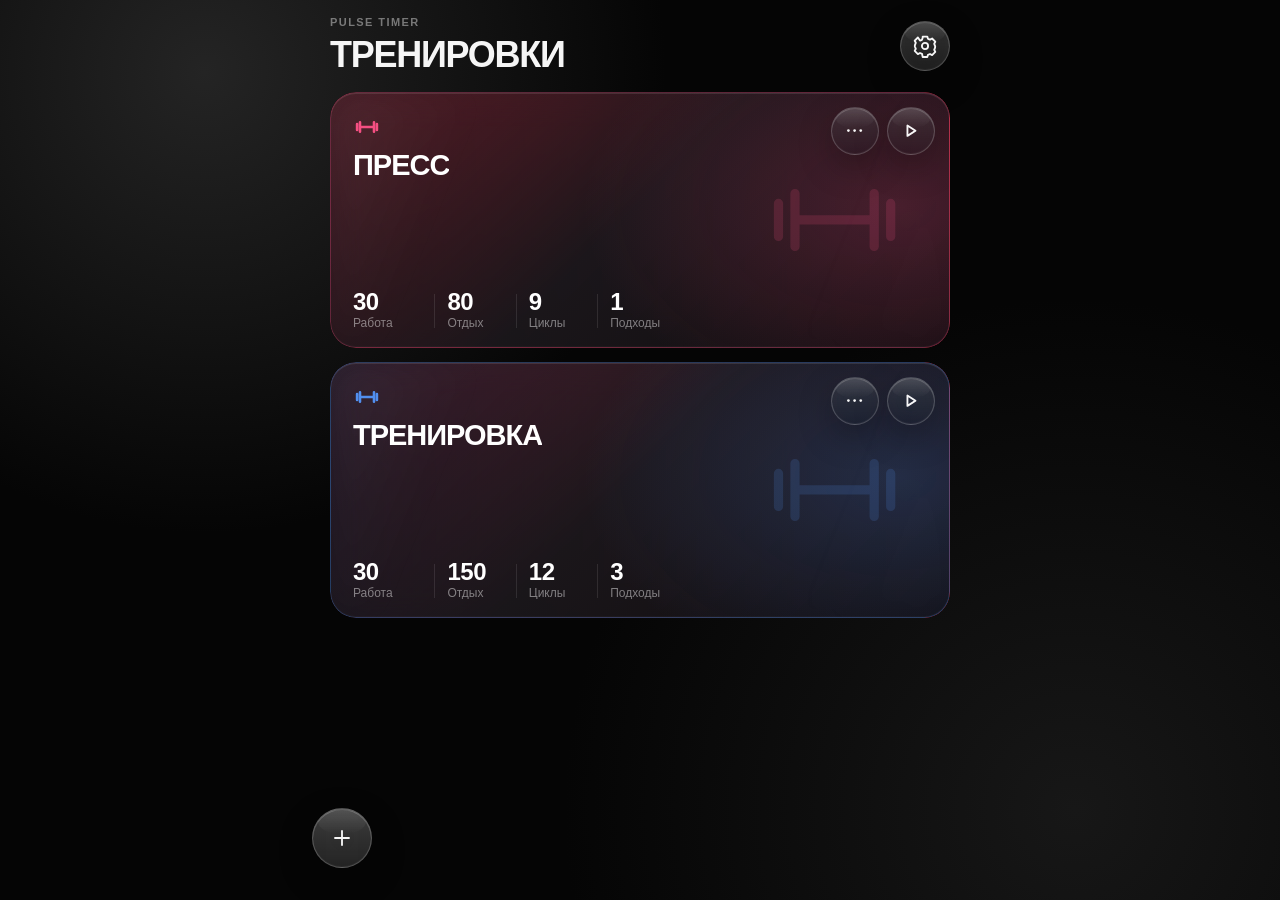
<file: pulse-timer/index.html>
<!-- GENERATED FILE. Edit pulse-timer/src/* and run scripts/build.mjs. -->
<!doctype html>
<html lang="ru">
<head>
<meta charset="utf-8">
<meta name="viewport" content="width=device-width,initial-scale=1,maximum-scale=1,user-scalable=no,viewport-fit=cover">
<meta name="apple-mobile-web-app-capable" content="yes">
<meta name="apple-mobile-web-app-status-bar-style" content="black-translucent">
<meta id="themeColor" name="theme-color" content="#050505">
<meta http-equiv="Cache-Control" content="no-cache, no-store, must-revalidate">
<meta http-equiv="Pragma" content="no-cache">
<meta http-equiv="Expires" content="0">
<title>Pulse Timer</title>
<!-- pulse-timer-clean-rebuild-v1 -->
<style>
:root{
  --app-h:100dvh;
  --page:#050505;
  --phase:#10361a;
  --glass:rgba(5,15,8,.62);
  --line:rgba(255,255,255,.16);
}
*{box-sizing:border-box;-webkit-tap-highlight-color:transparent;-webkit-touch-callout:none}
html,body{margin:0;width:100%;height:var(--app-h);min-height:var(--app-h);overflow:hidden;background:var(--page);color:#fff;font-family:Oswald,system-ui,sans-serif;overscroll-behavior:none}
body{touch-action:manipulation}
button,input{font:inherit;color:inherit}
button{border:0}
.hidden{display:none!important}
#hapticSwitch{
  position:fixed;
  left:-20px;
  top:-20px;
  width:2px;
  height:2px;
  opacity:.001;
  pointer-events:none;
  z-index:-1;
}
#app{position:fixed;top:0;left:0;width:100%;height:var(--app-h);min-height:var(--app-h);background:var(--page);overflow:hidden}

/* Splash — only on first page load */
.splash{position:fixed;inset:0;z-index:9999;background:#000;display:grid;place-items:center;overflow:hidden}
.splash.fade{animation:splashFade .42s ease forwards}
.splash-logo{position:relative;z-index:2;text-align:center;animation:logoIn .8s ease both}
.splash-logo svg{width:145px;filter:drop-shadow(0 0 24px rgba(255,255,255,.18))}
.splash-brand{font-family:'Russo One';font-size:16px;letter-spacing:.28em;margin-top:14px}
.splash-ring{position:absolute;width:72vmin;height:72vmin;border-radius:50%;border:1px solid rgba(255,255,255,.09);box-shadow:0 0 0 48px rgba(255,255,255,.016),0 0 0 96px rgba(255,255,255,.009);animation:ringPulse 1.45s ease-out infinite}
@keyframes logoIn{from{opacity:0;transform:scale(.94)}to{opacity:1;transform:scale(1)}}
@keyframes ringPulse{from{transform:scale(.72);opacity:.2}to{transform:scale(1.12);opacity:0}}
@keyframes splashFade{to{opacity:0;visibility:hidden}}

/* shared */
.screen,.editor,.timer{position:fixed;top:0;left:0;width:100%;height:var(--app-h);min-height:var(--app-h)}
.icon-btn{display:grid;place-items:center;padding:0;border:1px solid rgba(255,255,255,.25);background:rgba(8,8,8,.58);backdrop-filter:blur(14px);-webkit-backdrop-filter:blur(14px)}
.icon{width:24px;height:24px;fill:none;stroke:currentColor;stroke-width:2;stroke-linecap:round;stroke-linejoin:round}
.brand-font{font-family:'Russo One',sans-serif}

/* Home */
.screen{
  padding:calc(env(safe-area-inset-top) + 16px) 16px calc(env(safe-area-inset-bottom) + 14px);
  background:
    radial-gradient(circle at 16% 8%,#242424 0,transparent 34%),
    radial-gradient(circle at 84% 90%,#171717 0,transparent 38%),
    #050505;
  display:flex;
  flex-direction:column;
}
.topbar{display:flex;align-items:center;justify-content:space-between;gap:12px;flex:0 0 auto}
.eyebrow{font-size:10px;letter-spacing:.22em;color:#888}
h1,h2,h3,.phase-title{font-family:'Russo One',sans-serif}
h1{font-size:36px;margin:6px 0 0}
.topbar .icon-btn{width:52px;height:52px;border-radius:50%}
.settings{margin:12px 0 0;border:1px solid rgba(255,255,255,.10);border-radius:20px;background:#101010;padding:8px 14px;flex:0 0 auto}
.settings-row{height:50px;display:flex;align-items:center;justify-content:space-between;border-bottom:1px solid rgba(255,255,255,.07)}
.settings-row:last-child{border-bottom:0}
.switch{position:relative;width:48px;height:28px}
.switch input{position:absolute;opacity:0;pointer-events:none}
.switch-track{position:absolute;inset:0;border-radius:999px;background:#2a2a2a;border:1px solid rgba(255,255,255,.12);transition:.18s}
.switch-track:after{content:"";position:absolute;width:22px;height:22px;left:2px;top:2px;border-radius:50%;background:#8a8a8a;transition:.18s}
.switch input:checked+.switch-track{background:#f1f1f1}
.switch input:checked+.switch-track:after{transform:translateX(20px);background:#111}

.cards{flex:1 1 0;min-height:0;overflow:auto;padding:14px 0 92px;scrollbar-width:none}
.cards::-webkit-scrollbar{display:none}
.card{border:1px solid rgba(255,255,255,.11);border-radius:24px;background:linear-gradient(155deg,#171717,#080808);padding:18px;margin-bottom:12px}
.card-top{display:flex;align-items:center;justify-content:space-between;gap:12px}
.card h3{font-size:24px;margin:0}
.card-actions{display:flex;gap:8px}
.small-btn{width:46px;height:46px;border-radius:50%;border:1px solid rgba(255,255,255,.18);background:#111;display:grid;place-items:center;padding:0}
.card-stats{display:grid;grid-template-columns:repeat(4,1fr);gap:8px;margin-top:16px}
.card-stats span{display:block;font-size:11px;color:#888}
.card-stats b{font-size:22px;font-weight:500}
.card-foot{margin-top:12px;padding-top:10px;border-top:1px solid rgba(255,255,255,.07);font-size:12px;color:#999}
.fab{position:absolute;right:18px;bottom:calc(env(safe-area-inset-bottom) + 18px);width:62px;height:62px;border-radius:50%;border:1px solid rgba(255,255,255,.5);background:rgba(255,255,255,.08);backdrop-filter:blur(16px);display:grid;place-items:center}

/* Colored frosted workout cards */
.card{
  position:relative;overflow:hidden;isolation:isolate;
  --card-1:rgba(40,40,42,.78);--card-2:rgba(10,10,11,.92);--card-accent:#b9bcc2;
  background:linear-gradient(135deg,var(--card-1),var(--card-2));
  border:1px solid rgba(255,255,255,.16);
  backdrop-filter:blur(20px) saturate(115%);
  -webkit-backdrop-filter:blur(20px) saturate(115%);
}
.card[data-theme="berry"]{--card-1:rgba(112,40,68,.80);--card-2:rgba(24,12,20,.94);--card-accent:#ff9fba}
.card[data-theme="orange"]{--card-1:rgba(124,66,33,.82);--card-2:rgba(27,16,10,.94);--card-accent:#ffb07c}
.card[data-theme="blue"]{--card-1:rgba(34,67,115,.82);--card-2:rgba(10,17,32,.95);--card-accent:#92bfff}
.card[data-theme="green"]{--card-1:rgba(38,83,64,.82);--card-2:rgba(9,24,18,.95);--card-accent:#97d8b2}
.card[data-theme="violet"]{--card-1:rgba(72,52,108,.82);--card-2:rgba(18,13,31,.95);--card-accent:#c2a6ff}
.card:before{content:"";position:absolute;inset:-25% 32% -35% -18%;z-index:-1;opacity:.55;background:radial-gradient(circle at 35% 35%,rgba(255,255,255,.13),transparent 45%);filter:blur(16px)}
.card:after{content:"";position:absolute;width:120px;height:120px;right:72px;top:50%;z-index:-1;transform:translateY(-50%) rotate(-14deg);opacity:.12;border:18px solid var(--card-accent);border-radius:50%}
.card-top,.card-stats,.card-foot{position:relative;z-index:1}
.card h3{letter-spacing:.01em}
.card-stats span{color:rgba(255,255,255,.52)}
.card-foot{color:rgba(255,255,255,.58)}
.small-btn{background:rgba(4,4,5,.32);backdrop-filter:blur(12px);-webkit-backdrop-filter:blur(12px)}
.share-btn{color:var(--card-accent)}

.color-block{margin-top:12px;border:1px solid rgba(255,255,255,.10);border-radius:20px;background:#0d0d0d;padding:14px}
.color-block-title{font-size:13px;color:#a8a8a8;margin-bottom:11px}
.color-picker{display:grid;grid-template-columns:repeat(6,1fr);gap:10px}
.color-dot{position:relative;aspect-ratio:1;border-radius:50%;border:1px solid rgba(255,255,255,.22);padding:0;background:var(--dot)}
.color-dot.active{outline:2px solid #fff;outline-offset:3px}
.color-dot[data-color="graphite"]{--dot:linear-gradient(145deg,#53555a,#111)}
.color-dot[data-color="berry"]{--dot:linear-gradient(145deg,#b34a70,#32131f)}
.color-dot[data-color="orange"]{--dot:linear-gradient(145deg,#c87a3e,#351a0c)}
.color-dot[data-color="blue"]{--dot:linear-gradient(145deg,#5488d7,#0b1a35)}
.color-dot[data-color="green"]{--dot:linear-gradient(145deg,#4d9875,#0c281d)}
.color-dot[data-color="violet"]{--dot:linear-gradient(145deg,#8061bb,#211532)}

.voice-block{margin-top:12px;border:1px solid rgba(255,255,255,.10);border-radius:20px;background:#0d0d0d;padding:14px}
.voice-block-title{font-size:13px;color:#a8a8a8;margin-bottom:10px}
.voice-picker{display:flex;gap:8px;overflow:auto;padding:2px 2px 5px;scrollbar-width:none}
.voice-picker::-webkit-scrollbar{display:none}
.voice-chip{flex:0 0 auto;min-height:38px;max-width:190px;padding:0 13px;border-radius:999px;border:1px solid rgba(255,255,255,.14);background:#151515;color:#bdbdbd;font-size:12px;white-space:nowrap;overflow:hidden;text-overflow:ellipsis}
.voice-chip.active{background:#f1f1f1;color:#090909;border-color:#f1f1f1}
.voice-manage{margin-top:8px;display:flex;gap:8px;align-items:center}
.voice-add{min-height:38px;padding:0 13px;border-radius:13px;border:1px solid rgba(255,255,255,.14);background:#181818;color:#fff;font-size:12px}
.voice-count{font-size:11px;color:#777}
.voice-library{margin-top:8px;display:grid;gap:6px}
.voice-library-row{display:grid;grid-template-columns:minmax(0,1fr) 36px;gap:8px;align-items:center;min-height:40px;border-top:1px solid rgba(255,255,255,.06);padding-top:6px}
.voice-library-row span{font-size:12px;overflow:hidden;text-overflow:ellipsis;white-space:nowrap}
.voice-remove{width:36px;height:34px;border-radius:11px;border:1px solid rgba(255,255,255,.12);background:#161616;color:#999;padding:0}
.voice-help{margin-top:8px;font-size:10px;line-height:1.35;color:#686868}

.share-overlay{position:fixed;inset:0;z-index:120;background:rgba(0,0,0,.74);backdrop-filter:blur(18px);-webkit-backdrop-filter:blur(18px);overflow:auto;padding:calc(env(safe-area-inset-top) + 14px) 14px calc(env(safe-area-inset-bottom) + 18px)}
.share-sheet{position:relative;min-height:100%;max-width:560px;margin:0 auto;overflow:hidden;border-radius:30px;padding:18px;border:1px solid rgba(119,255,224,.19);background:radial-gradient(circle at 16% 5%,rgba(59,220,214,.28),transparent 30%),radial-gradient(circle at 92% 56%,rgba(49,217,132,.24),transparent 35%),linear-gradient(160deg,rgba(9,27,30,.96),rgba(4,8,10,.98) 64%)}
.share-sheet:before{content:"";position:absolute;width:240px;height:240px;border-radius:50%;left:-90px;bottom:10%;background:rgba(47,230,192,.14);filter:blur(42px);pointer-events:none}
.share-head{display:flex;align-items:center;justify-content:space-between;gap:12px;position:relative;z-index:1}
.share-head .icon-btn{width:48px;height:48px;border-radius:50%}
.share-head-copy{padding:16px 4px 14px;position:relative;z-index:1}
.share-head-copy .eyebrow{color:rgba(187,255,245,.58)}
.share-head-copy h2{font-size:clamp(30px,8vw,44px);line-height:.98;margin:8px 0 0}
.share-preview{position:relative;z-index:1;border-radius:24px;border:1px solid rgba(255,255,255,.15);padding:16px 16px 15px;background:rgba(4,13,14,.54);backdrop-filter:blur(18px);-webkit-backdrop-filter:blur(18px)}
.share-preview h3{margin:0;font-size:24px}
.share-preview-stats{display:grid;grid-template-columns:repeat(4,1fr);gap:8px;margin-top:14px}
.share-preview-stats span{display:block;font-size:10px;color:rgba(255,255,255,.53)}
.share-preview-stats b{display:block;font-size:22px;font-weight:500;margin-top:2px}
.qr-panel{position:relative;z-index:1;margin-top:14px;border:1px solid rgba(93,255,211,.23);border-radius:27px;padding:20px 16px;background:rgba(7,21,22,.56);backdrop-filter:blur(20px);-webkit-backdrop-filter:blur(20px);text-align:center}
.qr-panel h3{font-size:24px;margin:0}
.qr-sub{margin:4px 0 16px;color:rgba(255,255,255,.62);font-size:14px}
.qr-frame{width:min(78vw,320px);aspect-ratio:1;margin:0 auto;border-radius:26px;background:#fff;padding:14px;display:grid;place-items:center;overflow:hidden}
.qr-frame img{width:100%;height:100%;object-fit:contain;display:block}
.share-url{margin-top:15px;min-height:54px;border-radius:18px;border:1px solid rgba(255,255,255,.14);background:rgba(0,0,0,.22);display:grid;grid-template-columns:minmax(0,1fr) 44px;align-items:center;text-align:left;padding:5px 5px 5px 14px}
.share-url span{font-size:12px;color:rgba(255,255,255,.75);white-space:nowrap;overflow:hidden;text-overflow:ellipsis}
.share-url button{width:44px;height:44px;border-radius:14px;background:rgba(255,255,255,.08);display:grid;place-items:center;padding:0}
.share-actions{display:grid;grid-template-columns:1fr 1fr;gap:10px;margin-top:10px}
.share-action{min-height:68px;border:1px solid rgba(255,255,255,.14);border-radius:20px;background:rgba(7,21,22,.50);display:flex;align-items:center;justify-content:center;gap:9px;padding:0 12px}
.share-action .icon{width:22px;height:22px}
.share-action span{font-size:14px}
.toast{position:fixed;left:50%;bottom:calc(env(safe-area-inset-bottom) + 28px);z-index:200;transform:translate(-50%,18px);opacity:0;pointer-events:none;background:rgba(18,18,18,.92);border:1px solid rgba(255,255,255,.15);border-radius:16px;padding:10px 14px;font-size:13px;white-space:nowrap;transition:.24s}
.toast.show{opacity:1;transform:translate(-50%,0)}

/* Exact generated card artwork — the artwork itself is the control */
.card.exact-art{
  position:relative;
  width:100%;
  aspect-ratio:647/215;
  min-height:0;
  padding:0;
  margin-bottom:12px;
  border:0;
  border-radius:24px;
  overflow:hidden;
  box-shadow:none;
  isolation:isolate;
}
.card.exact-art:before,.card.exact-art:after{display:none!important}
.card.exact-art .card-top,.card.exact-art .card-stats,.card.exact-art .card-foot{display:none!important}
.card-hit{
  position:absolute;
  z-index:4;
  margin:0;
  padding:0;
  border:0;
  background:transparent;
  color:transparent;
  appearance:none;
  -webkit-appearance:none;
}
.card-hit-main{left:0;top:0;width:69%;height:100%}
.card-hit-menu{right:18.2%;top:4%;width:13.8%;height:48%}
.card-hit-play{right:1.5%;top:3%;width:17%;height:50%}
.card.exact-art:active{transform:scale(.992)}
.card.exact-art{transition:transform .12s ease}


/* HQ workout cards: clean photo + live UI, no baked controls/text. */
.card.exact-art{
  position:relative;
  width:100%;
  aspect-ratio:2.72/1;
  min-height:0;
  margin-bottom:14px;
  padding:0;
  overflow:hidden;
  isolation:isolate;
  border-radius:24px;
  --accent-rgb:160,164,174;
  --accent:#a0a4ae;
  background:transparent;
  border:1px solid rgba(var(--accent-rgb),.40);
  box-shadow:
    inset 0 1px 0 rgba(255,255,255,.08),
    inset 0 0 0 1px rgba(var(--accent-rgb),.06),
    0 14px 32px rgba(0,0,0,.26);
}
.card.exact-art[data-theme="graphite"]{--accent-rgb:165,169,179;--accent:#a5a9b3}
.card.exact-art[data-theme="berry"]{--accent-rgb:244,79,130;--accent:#f44f82}
.card.exact-art[data-theme="orange"]{--accent-rgb:247,125,62;--accent:#f77d3e}
.card.exact-art[data-theme="blue"]{--accent-rgb:81,143,239;--accent:#518fef}
.card.exact-art[data-theme="green"]{--accent-rgb:76,178,125;--accent:#4cb27d}
.card.exact-art[data-theme="violet"]{--accent-rgb:148,98,225;--accent:#9462e1}


.card.exact-art:before{
  content:"";
  position:absolute;
  inset:0;
  z-index:1;
  pointer-events:none;
  border-radius:inherit;
  box-shadow:
    inset 0 0 0 1px rgba(var(--accent-rgb),.18),
    inset 0 0 54px rgba(var(--accent-rgb),.045);
}
.card.exact-art:after{display:none!important}

.card-live{
  position:absolute;
  inset:0;
  z-index:2;
  color:#fff;
  pointer-events:none;
}
.card-primary{
  position:absolute;
  inset:0 27% 0 0;
  margin:0;
  padding:0;
  border:0;
  background:transparent;
  color:inherit;
  text-align:left;
  appearance:none;
  -webkit-appearance:none;
  pointer-events:auto;
}
.card-sport-icon{
  position:absolute;
  left:clamp(18px,4.6vw,31px);
  top:clamp(16px,4vw,27px);
  width:clamp(23px,5.6vw,36px);
  height:clamp(23px,5.6vw,36px);
  color:rgb(var(--accent-rgb));
  filter:drop-shadow(0 1px 7px rgba(var(--accent-rgb),.22));
}
.card-sport-icon svg{display:block;width:100%;height:100%;stroke:currentColor}
.card-live-title{
  position:absolute;
  left:clamp(18px,4.6vw,31px);
  top:clamp(52px,12.2vw,80px);
  max-width:94%;
  overflow:hidden;
  text-overflow:ellipsis;
  white-space:nowrap;
  font-family:'Russo One',Impact,Haettenschweiler,'Arial Narrow Bold',system-ui,sans-serif;
  font-size:clamp(20px,5.4vw,31px);
  line-height:1;
  letter-spacing:.006em;
  font-weight:800;
  text-transform:uppercase;
  text-shadow:0 2px 10px rgba(0,0,0,.65);
}
.card-live-stats{
  position:absolute;
  left:clamp(18px,4.6vw,31px);
  right:0;
  bottom:clamp(14px,3.5vw,23px);
  display:grid;
  grid-template-columns:repeat(4,minmax(0,1fr));
  align-items:end;
}
.card-live-stat{
  position:relative;
  min-width:0;
  padding-right:clamp(4px,1.4vw,10px);
}
.card-live-stat:not(:first-child){padding-left:clamp(6px,1.8vw,13px)}
.card-live-stat:not(:first-child):before{
  content:"";
  position:absolute;
  left:0;
  top:10%;
  bottom:2%;
  width:1px;
  background:rgba(255,255,255,.16);
}
.card-live-stat b{
  display:block;
  font-size:clamp(17px,4.6vw,26px);
  line-height:1;
  font-weight:760;
  letter-spacing:-.02em;
  color:#fff;
  text-shadow:0 1px 7px rgba(0,0,0,.55);
}
.card-live-stat span{
  display:block;
  margin-top:3px;
  overflow:hidden;
  text-overflow:ellipsis;
  white-space:nowrap;
  font-size:clamp(9px,2.35vw,13px);
  line-height:1;
  color:rgba(255,255,255,.60);
}
.card-live-actions{
  position:absolute;
  right:clamp(12px,3vw,20px);
  top:clamp(12px,3vw,20px);
  display:flex;
  gap:clamp(8px,2vw,12px);
  pointer-events:auto;
}
.card-live-action{
  width:clamp(45px,11.8vw,68px);
  height:clamp(45px,11.8vw,68px);
  border-radius:50%;
  padding:0;
  border:1px solid rgba(255,255,255,.28);
  background:rgba(8,9,11,.70);
  color:#fff;
  display:grid;
  place-items:center;
  backdrop-filter:blur(18px) saturate(112%);
  -webkit-backdrop-filter:blur(18px) saturate(112%);
  box-shadow:
    inset 0 1px 0 rgba(255,255,255,.08),
    0 5px 16px rgba(0,0,0,.18);
}
.card-live-action:active{transform:scale(.94)}
.card-live-action svg{width:42%;height:42%}
.card-live-action.menu svg{width:46%;height:46%}
.card.exact-art:active{transform:scale(.995)}
.card-hit{display:none!important}

.card-row{
  position:relative;
  overflow:hidden;
  border-radius:24px;
  margin-bottom:16px;
  touch-action:pan-y;
}
.card-row .card.exact-art{
  margin-bottom:0;
  position:relative;
  z-index:2;
  will-change:transform,opacity;
  transition:transform .18s cubic-bezier(.2,.7,.2,1),opacity .18s ease;
}
.card-row.is-dragging .card.exact-art{transition:none}
.card-delete-underlay{
  position:absolute;
  inset:0;
  z-index:1;
  display:flex;
  align-items:center;
  justify-content:flex-end;
  gap:8px;
  padding-right:24px;
  border-radius:24px;
  background:linear-gradient(90deg,rgba(126,18,25,.18),#9e1d26 72%,#bd2530 100%);
  color:#fff;
  font-family:'Russo One',system-ui,sans-serif;
  font-size:13px;
  letter-spacing:.04em;
}
.card-delete-underlay svg{width:23px;height:23px;stroke:currentColor}
.card-row.deleting .card.exact-art{
  transform:translateX(-112%)!important;
  opacity:.25;
}
@media (max-width:360px){
  .card-live-title{font-size:17px}
  .card-live-stat span{font-size:7.4px}
}

/* Timer background pulses disabled. */
.phase-bg.timer-beat{animation:none!important;transform:none!important;filter:none!important}

/* Editor */
.editor{
  overflow:auto;
  background:#050505;
  padding:calc(env(safe-area-inset-top) + 14px) 18px calc(env(safe-area-inset-bottom) + 18px);
}
.editor-head{display:flex;align-items:center;justify-content:space-between;gap:12px;margin-bottom:16px}
.editor-head .icon-btn{width:50px;height:50px;border-radius:50%;font-size:30px}
.editor-head h2{font-size:25px;margin:0}
.text-btn{background:transparent;padding:12px 2px;font-size:14px;letter-spacing:.08em}
.name-input{width:100%;height:64px;border-radius:20px;border:1px solid rgba(255,255,255,.12);background:#111;color:#fff;padding:0 16px;font-family:'Russo One';font-size:23px;outline:none}
.editor-list{margin-top:12px;border:1px solid rgba(255,255,255,.1);border-radius:24px;background:#0d0d0d;overflow:hidden}
.edit-row{display:flex;align-items:center;justify-content:space-between;min-height:76px;padding:12px 14px;border-bottom:1px solid rgba(255,255,255,.07)}
.edit-row:last-child{border-bottom:0}
.edit-row>span{font-size:16px;color:#ddd;max-width:45%}
.stepper{display:grid;grid-template-columns:46px 88px 46px;gap:7px;align-items:center}
.stepper button{height:46px;border:1px solid rgba(255,255,255,.14);border-radius:14px;background:#111;font-size:24px}
.stepper .value-btn{border:0;background:transparent;font-size:26px}
.stepper small{font-size:11px;color:#888;margin-left:2px}
.start-btn{width:100%;height:64px;margin-top:14px;border-radius:20px;border:1px solid rgba(255,255,255,.5);background:rgba(255,255,255,.08);font-family:'Russo One';font-size:20px}
.delete-btn{width:100%;background:transparent;color:#888;padding:18px}

/* Timer screen — layout uses grid, no overlapping fixed footer */
.timer{
  background:var(--phase);
  overflow:hidden;
  isolation:isolate;
}
.phase-bg{position:absolute;inset:-10%;z-index:0;background:var(--phase);pointer-events:none}
.phase-bg:before,.phase-bg:after{content:"";position:absolute;border-radius:50%;mix-blend-mode:screen;filter:blur(42px) saturate(115%);opacity:.52;animation:morph 7s ease-in-out infinite alternate}
.phase-bg:before{width:118%;height:60%;left:-9%;top:10%;background:radial-gradient(circle at 50% 50%,rgba(255,255,255,.38) 0 4%,var(--a) 23%,var(--b) 55%,transparent 76%)}
.phase-bg:after{width:96%;height:46%;left:2%;bottom:7%;background:radial-gradient(circle at 50% 50%,var(--c) 0 12%,var(--a) 38%,transparent 72%);animation-duration:5.5s}
.phase-bg.prep{--a:#aaff1f;--b:#24da50;--c:#d9ff72;--phase:#10361a}
.phase-bg.work{--a:#9befff;--b:#2db8ee;--c:#c8f7ff;--phase:#168fc5}
.phase-bg.rest{--a:#5575ff;--b:#7352dd;--c:#a8ddff;--phase:#0b1631}
@keyframes morph{from{transform:translate(-3%,-2%) scale(.94)}to{transform:translate(3%,4%) scale(1.05)}}

.timer-shell{
  position:relative;
  z-index:1;
  height:100%;
  min-height:100%;
  display:grid;
  grid-template-rows:auto auto auto minmax(0,1fr) auto;
  gap:0;
  padding:calc(env(safe-area-inset-top) + 18px) 18px 0;
}
.timer-head{display:grid;grid-template-columns:56px minmax(0,1fr) 56px;align-items:center;gap:12px}
.timer-head .icon-btn{width:56px;height:56px;border-radius:50%;background:rgba(4,14,7,.64)}
.timer-icon{width:29px;height:29px}
.progress{height:6px;border-radius:999px;background:rgba(255,255,255,.27);overflow:hidden}
.progress i{display:block;height:100%;width:0%;border-radius:999px;background:rgba(229,255,218,.92)}

.timer-hero{text-align:center;padding:18px 0 0}
.timer-sub{font-size:clamp(15px,4.2vw,20px);line-height:1;color:rgba(255,255,255,.72)}
.phase-title{font-size:clamp(42px,9vw,62px);line-height:1;margin-top:18px}
.timer-number{font-family:'Russo One';font-size:clamp(138px,31vw,205px);line-height:.83;margin-top:22px}
.timer-total{font-size:clamp(18px,4.6vw,26px);margin-top:18px;color:rgba(255,255,255,.50)}

.stats{display:grid;grid-template-columns:repeat(2,1fr);min-height:78px;margin-top:14px;border-radius:22px;background:rgba(5,22,8,.56);border:1px solid rgba(255,255,255,.17);backdrop-filter:blur(20px);-webkit-backdrop-filter:blur(20px);padding:9px 4px}
.stats div{text-align:center;display:flex;flex-direction:column;justify-content:center;border-right:1px solid rgba(255,255,255,.12)}
.stats div:last-child{border-right:0}
.stats span{font-size:clamp(12px,3vw,16px);color:rgba(255,255,255,.56)}
.stats b{font-size:clamp(27px,6.8vw,38px);line-height:.96;margin-top:5px}

.intervals{min-height:0;overflow:auto;margin-top:10px;padding:0 0 10px;scrollbar-width:none}
.intervals::-webkit-scrollbar{display:none}
.int-row{width:100%;min-height:76px;margin-bottom:10px;border-radius:23px;border:1px solid rgba(255,255,255,.15);background:rgba(4,18,6,.58);backdrop-filter:blur(15px);-webkit-backdrop-filter:blur(15px);display:grid;grid-template-columns:36px minmax(0,1fr) max-content;gap:10px;align-items:center;padding:0 18px;text-align:left}
.int-row.current{border:2px solid rgba(255,255,255,.90);background:rgba(137,255,61,.17)}
.int-index{font-size:clamp(18px,4.8vw,24px)}
.int-label{font-family:'Russo One';font-size:clamp(19px,4.8vw,25px);white-space:nowrap;overflow:hidden;text-overflow:ellipsis}
.int-duration{font-size:clamp(24px,6vw,33px);font-weight:600;white-space:nowrap}

.footer-nav{min-height:calc(78px + env(safe-area-inset-bottom));display:grid;grid-template-columns:62px 1fr 62px;align-items:center;padding:4px 0 env(safe-area-inset-bottom)}
.footer-nav button{width:60px;height:60px;border-radius:50%;border:1px solid rgba(255,255,255,.22);background:rgba(4,16,7,.66);display:grid;place-items:center;padding:0}
.footer-nav>div{text-align:center}
.footer-nav small{display:block;font-size:11px;letter-spacing:.22em;color:rgba(255,255,255,.52)}
.footer-nav b{display:block;margin-top:5px;font-size:clamp(36px,9vw,50px);line-height:.88;font-weight:500}
.footer-arrow{width:29px;height:29px}

/* Modal + keypad */
.modal,.numpad{position:fixed;inset:0;z-index:80;background:rgba(0,0,0,.62);backdrop-filter:blur(18px);display:flex;align-items:flex-end;padding:14px}
.modal-card,.numpad-card{width:100%;border-radius:26px;background:#111;border:1px solid rgba(255,255,255,.16);padding:18px}
.modal-card h3{font-size:25px;margin:8px 0}
.modal-card p{color:#aaa}
.modal-actions{display:grid;grid-template-columns:1fr 1fr;gap:8px}
.modal-actions button{height:54px;border-radius:16px;border:1px solid rgba(255,255,255,.18);background:#171717}
.modal-actions .light{background:#fff;color:#000}
.numpad-value{font-size:52px;text-align:center;margin:6px 0 14px}
.keys{display:grid;grid-template-columns:repeat(3,1fr);gap:8px}
.keys button{height:62px;border-radius:17px;border:1px solid rgba(255,255,255,.14);background:#151515;font-size:27px}

@media (max-height:760px){
  .timer-shell{padding-top:calc(env(safe-area-inset-top) + 12px)}
  .timer-head{grid-template-columns:50px minmax(0,1fr) 50px}
  .timer-head .icon-btn{width:50px;height:50px}
  .timer-hero{padding-top:8px}
  .timer-sub{font-size:13px}
  .phase-title{font-size:34px;margin-top:10px}
  .timer-number{font-size:96px;margin-top:12px}
  .timer-total{font-size:15px;margin-top:10px}
  .stats{min-height:58px;margin-top:8px;padding:6px 4px;border-radius:16px}
  .stats span{font-size:9px}.stats b{font-size:21px;margin-top:3px}
  .intervals{margin-top:6px}
  .int-row{min-height:52px;margin-bottom:6px;border-radius:16px;grid-template-columns:30px minmax(0,1fr) max-content;padding:0 12px}
  .int-index{font-size:16px}.int-label{font-size:17px}.int-duration{font-size:21px}
  .footer-nav{min-height:calc(60px + env(safe-area-inset-bottom));grid-template-columns:52px 1fr 52px;padding-bottom:env(safe-area-inset-bottom)}
  .footer-nav button{width:50px;height:50px}.footer-nav small{font-size:8px}.footer-nav b{font-size:28px;margin-top:3px}
}

/* Pulse Timer — Liquid Glass material layer
 * Web approximation of Apple's Liquid Glass principles:
 * controls/navigation float above content, translucent material, hairline edges,
 * restrained color, and strong legibility.
 */

:root{
  color-scheme:dark;
  --pt-bg:#06070a;
  --pt-bg-deep:#020305;
  --pt-text:rgba(255,255,255,.96);
  --pt-text-2:rgba(255,255,255,.66);
  --pt-text-3:rgba(255,255,255,.42);
  --pt-separator:rgba(255,255,255,.10);

  --pt-glass-fill:rgba(255,255,255,.075);
  --pt-glass-fill-strong:rgba(255,255,255,.12);
  --pt-glass-border:rgba(255,255,255,.20);
  --pt-glass-highlight:rgba(255,255,255,.28);
  --pt-glass-shadow:0 12px 34px rgba(0,0,0,.26);
  --pt-glass-blur:24px;
  --pt-glass-saturate:145%;

  --pt-material:rgba(18,19,23,.72);
  --pt-material-strong:rgba(24,25,30,.86);
  --pt-radius-sm:14px;
  --pt-radius-md:19px;
  --pt-radius-lg:25px;
  --pt-radius-xl:30px;
  --pt-ease:cubic-bezier(.2,.78,.2,1);
}

html,body,#app{
  background:var(--pt-bg);
  color:var(--pt-text);
  font-family:-apple-system,BlinkMacSystemFont,"SF Pro Display","SF Pro Text","Helvetica Neue",Arial,sans-serif;
}

body{font-weight:450}
button,input{font-family:inherit}
h1,h2,h3,.phase-title,.timer-number,.brand-font,.card-live-title,.int-label{
  font-family:-apple-system,BlinkMacSystemFont,"SF Pro Display","Helvetica Neue",Arial,sans-serif;
}
h1,h2,h3,.phase-title,.card-live-title{font-weight:760;letter-spacing:-.035em}
.eyebrow{
  font-size:11px;
  font-weight:650;
  letter-spacing:.13em;
  color:var(--pt-text-3);
}

/* Keep the content layer quiet so the control layer can read as glass. */
.screen{
  background:
    radial-gradient(circle at 16% 8%,#242424 0,transparent 34%),
    radial-gradient(circle at 84% 90%,#171717 0,transparent 38%),
    #050505;
}
.editor{background:#050505}
.topbar,.settings,.cards{width:min(100%,620px);margin-left:auto;margin-right:auto}
.editor>*,.timer-shell{max-width:620px;margin-left:auto;margin-right:auto}

/* Shared Liquid Glass controls. */
.icon-btn,
.fab,
.card-live-action,
.footer-nav button,
.glass-text-btn,
.voice-chip,
.voice-add,
.voice-remove,
.stepper .adjust-btn,
.modal-actions button,
.keys button,
.share-action,
.share-url button{
  position:relative;
  isolation:isolate;
  overflow:hidden;
  border:1px solid var(--pt-glass-border);
  background:
    linear-gradient(180deg,rgba(255,255,255,.11),rgba(255,255,255,.035)),
    var(--pt-glass-fill);
  -webkit-backdrop-filter:blur(var(--pt-glass-blur)) saturate(var(--pt-glass-saturate));
  backdrop-filter:blur(var(--pt-glass-blur)) saturate(var(--pt-glass-saturate));
  box-shadow:
    inset 0 1px 0 rgba(255,255,255,.20),
    inset 0 -1px 0 rgba(255,255,255,.035),
    var(--pt-glass-shadow);
  color:var(--pt-text);
  transition:
    transform .18s var(--pt-ease),
    background-color .18s ease,
    border-color .18s ease,
    box-shadow .18s ease;
}

.icon-btn::before,
.fab::before,
.card-live-action::before,
.footer-nav button::before,
.glass-text-btn::before,
.voice-chip::before,
.voice-add::before,
.voice-remove::before,
.stepper .adjust-btn::before,
.modal-actions button::before,
.keys button::before,
.share-action::before,
.share-url button::before{
  content:"";
  position:absolute;
  z-index:-1;
  pointer-events:none;
  inset:1px 8% auto 8%;
  height:42%;
  border-radius:inherit;
  background:linear-gradient(180deg,rgba(255,255,255,.17),transparent);
  opacity:.72;
}

.icon-btn:active,
.fab:active,
.card-live-action:active,
.footer-nav button:active,
.glass-text-btn:active,
.voice-chip:active,
.voice-add:active,
.voice-remove:active,
.stepper .adjust-btn:active,
.modal-actions button:active,
.keys button:active,
.share-action:active,
.share-url button:active{
  transform:scale(.955);
  border-color:rgba(255,255,255,.28);
  box-shadow:
    inset 0 1px 0 rgba(255,255,255,.18),
    0 6px 18px rgba(0,0,0,.20);
}

.icon{stroke-width:1.85}
.topbar .icon-btn,
.editor-head .icon-btn,
.timer-head .icon-btn,
.share-head .icon-btn{
  width:50px;
  height:50px;
  min-width:50px;
  min-height:50px;
  border-radius:50%;
}
.fab{
  width:60px;
  height:60px;
  min-width:60px;
  min-height:60px;
  border-radius:50%;
  background:
    linear-gradient(180deg,rgba(255,255,255,.16),rgba(255,255,255,.055)),
    rgba(255,255,255,.075);
}
.glass-text-btn{
  min-height:36px;
  padding:0 13px;
  border-radius:999px;
  font-size:12px;
  font-weight:620;
}
.settings-actions{display:flex;align-items:center;gap:9px}
.share-head-spacer{width:48px;height:1px}

/* Matte glass content surfaces. */
.settings,
.color-block,
.voice-block,
.editor-list,
.stats,
.int-row,
.modal-card,
.numpad-card,
.share-sheet,
.share-preview,
.qr-panel,
.share-url{
  border:1px solid rgba(255,255,255,.12);
  background:
    linear-gradient(180deg,rgba(255,255,255,.045),rgba(255,255,255,.015)),
    var(--pt-material);
  -webkit-backdrop-filter:blur(18px) saturate(125%);
  backdrop-filter:blur(18px) saturate(125%);
  box-shadow:
    inset 0 1px 0 rgba(255,255,255,.09),
    0 12px 30px rgba(0,0,0,.18);
}

.settings{
  margin-top:14px;
  padding:6px 14px;
  border-radius:var(--pt-radius-lg);
}
.settings-row{
  min-height:54px;
  height:auto;
  border-color:var(--pt-separator);
  font-size:15px;
  font-weight:560;
}
.voice-block{border-radius:20px;background:rgba(255,255,255,.025);box-shadow:none}
.voice-block-title,.color-block-title{color:var(--pt-text-2);font-weight:560}
.voice-help,.voice-count{color:var(--pt-text-3)}

/* Switches are compact glass capsules, not flat gray controls. */
.switch{width:49px;height:29px}
.switch-track{
  border:1px solid rgba(255,255,255,.15);
  background:rgba(255,255,255,.07);
  -webkit-backdrop-filter:blur(16px) saturate(140%);
  backdrop-filter:blur(16px) saturate(140%);
  box-shadow:inset 0 1px 0 rgba(255,255,255,.09);
}
.switch-track:after{
  width:23px;height:23px;left:2px;top:2px;
  background:rgba(255,255,255,.55);
  box-shadow:0 2px 8px rgba(0,0,0,.28),inset 0 1px 0 rgba(255,255,255,.65);
}
.switch input:checked+.switch-track{
  background:rgba(122,188,255,.42);
  border-color:rgba(164,211,255,.44);
}
.switch input:checked+.switch-track:after{
  transform:translateX(20px);
  background:#fff;
}

/* Workout cards: colored matte material, not a photograph and not neon. */
.cards{padding-top:16px}
.card-row{border-radius:26px;margin-bottom:14px}
.card.exact-art{
  aspect-ratio:2.42/1;
  border-radius:26px;
  border:1px solid rgba(var(--accent-rgb),.30);
  background:
    radial-gradient(80% 130% at 92% 45%,rgba(var(--accent-rgb),.22),transparent 64%),
    linear-gradient(135deg,rgba(var(--accent-rgb),.12),rgba(22,23,27,.92) 48%,rgba(10,11,14,.96));
  -webkit-backdrop-filter:blur(18px) saturate(120%);
  backdrop-filter:blur(18px) saturate(120%);
  box-shadow:
    inset 0 1px 0 rgba(255,255,255,.10),
    inset 0 -1px 0 rgba(255,255,255,.025),
    0 14px 34px rgba(0,0,0,.24);
}
.card.exact-art:before{
  display:block!important;
  content:"";
  position:absolute;
  inset:0;
  z-index:1;
  pointer-events:none;
  border-radius:inherit;
  background:
    linear-gradient(112deg,rgba(255,255,255,.08),transparent 23% 72%,rgba(255,255,255,.025));
  box-shadow:inset 0 0 0 1px rgba(255,255,255,.025);
}
.card.exact-art:after{display:none!important}
.card-visual{
  position:absolute;
  z-index:0;
  right:-1%;
  top:50%;
  width:39%;
  height:82%;
  transform:translateY(-50%);
  display:grid;
  place-items:center;
  color:rgb(var(--accent-rgb));
  opacity:.17;
  pointer-events:none;
}
.card-visual-icon{display:block;width:76%;height:76%}
.card-visual-icon svg{
  width:100%;
  height:100%;
  stroke:currentColor;
  stroke-width:1.4;
}
.card-live{z-index:2}
.card-primary{inset:0 26% 0 0}
.card-sport-icon{
  left:22px;
  top:20px;
  width:28px;
  height:28px;
  filter:none;
}
.card-live-title{
  left:22px;
  top:58px;
  max-width:74%;
  font-size:clamp(20px,5.1vw,29px);
  font-weight:760;
  text-shadow:none;
}
.card-live-stats{
  left:22px;
  right:24%;
  bottom:18px;
}
.card-live-stat b{
  font-size:clamp(17px,4.3vw,24px);
  font-weight:650;
  text-shadow:none;
}
.card-live-stat span{color:rgba(255,255,255,.46);font-size:clamp(9px,2.2vw,12px)}
.card-live-stat:not(:first-child):before{background:rgba(255,255,255,.10)}
.card-live-actions{right:14px;top:14px;gap:8px}
.card-live-action{
  width:48px;
  height:48px;
  min-width:48px;
  min-height:48px;
  background:
    linear-gradient(180deg,rgba(255,255,255,.11),rgba(255,255,255,.025)),
    rgba(10,11,14,.30);
}
.card-delete-underlay{
  border-radius:26px;
  background:linear-gradient(90deg,rgba(101,22,31,.26),rgba(157,37,50,.92));
}

/* Editor */
.editor-head{margin-bottom:14px}
.editor-head h2{font-size:22px;font-weight:700}
.text-btn{font-size:13px;font-weight:700;letter-spacing:.02em;color:rgba(255,255,255,.86)}
.name-input{
  height:62px;
  border-radius:20px;
  border:1px solid rgba(255,255,255,.13);
  background:rgba(255,255,255,.055);
  -webkit-backdrop-filter:blur(18px) saturate(125%);
  backdrop-filter:blur(18px) saturate(125%);
  box-shadow:inset 0 1px 0 rgba(255,255,255,.08);
  font-size:22px;
  font-weight:650;
  letter-spacing:-.02em;
}
.name-input:focus{
  border-color:rgba(176,213,255,.42);
  box-shadow:0 0 0 3px rgba(109,171,255,.10),inset 0 1px 0 rgba(255,255,255,.08);
}
.color-block,.voice-block{border-radius:20px;padding:14px}
.editor-list{border-radius:22px}
.edit-row{min-height:72px;border-color:var(--pt-separator)}
.edit-row>span{font-size:15px;color:rgba(255,255,255,.76)}
.stepper{grid-template-columns:46px 82px 46px;gap:7px}
.stepper button{height:46px}
.stepper .adjust-btn{border-radius:14px;font-size:22px}
.stepper .value-btn{background:transparent;font-size:23px;font-weight:620}
.stepper small{color:var(--pt-text-3)}
.start-btn{
  height:60px;
  border-radius:20px;
  border:1px solid rgba(171,214,255,.36);
  background:
    linear-gradient(180deg,rgba(151,210,255,.30),rgba(77,142,206,.19)),
    rgba(255,255,255,.07);
  -webkit-backdrop-filter:blur(22px) saturate(145%);
  backdrop-filter:blur(22px) saturate(145%);
  box-shadow:
    inset 0 1px 0 rgba(255,255,255,.23),
    0 12px 28px rgba(0,0,0,.20);
  font-size:17px;
  font-weight:720;
  letter-spacing:.01em;
}
.delete-btn{color:rgba(255,106,116,.72);font-size:14px}
.color-dot{
  border:1px solid rgba(255,255,255,.25);
  box-shadow:inset 0 1px 1px rgba(255,255,255,.15),0 5px 12px rgba(0,0,0,.15);
}
.color-dot.active{outline:2px solid rgba(255,255,255,.82);outline-offset:3px}
.voice-chip{min-height:40px}
.voice-chip.active{
  color:#071019;
  border-color:rgba(209,233,255,.80);
  background:rgba(222,239,255,.88);
}

/* Timer: static, calm gradients. No pulsing/glow animation. */
.timer{background:#050505}
.phase-bg{inset:0;filter:none;transform:none}
.phase-bg:before,.phase-bg:after{
  animation:none!important;
  mix-blend-mode:normal;
  filter:blur(62px) saturate(108%);
  opacity:.36;
}
.phase-bg.prep{--a:#aaff1f;--b:#24da50;--c:#d9ff72;--phase:#10361a}
.phase-bg.work{--a:#9befff;--b:#2db8ee;--c:#c8f7ff;--phase:#168fc5}
.phase-bg.rest{--a:#5575ff;--b:#7352dd;--c:#a8ddff;--phase:#0b1631}
.timer-shell{padding-left:16px;padding-right:16px}
.timer-head{grid-template-columns:50px minmax(0,1fr) 50px;gap:10px}
.timer-head .icon-btn{width:50px;height:50px;background:var(--pt-glass-fill)}
.progress{
  height:5px;
  background:rgba(255,255,255,.18);
  box-shadow:inset 0 1px 2px rgba(0,0,0,.12);
}
.progress i{background:rgba(255,255,255,.88)}
.timer-hero{padding-top:14px}
.timer-sub{font-size:14px;color:rgba(255,255,255,.62);font-weight:520}
.phase-title{font-size:clamp(36px,8.5vw,52px);margin-top:14px}
.timer-number{
  font-size:clamp(118px,29vw,184px);
  margin-top:18px;
  font-weight:770;
  letter-spacing:-.07em;
  font-variant-numeric:tabular-nums;
}
.timer-total{font-size:15px;margin-top:12px;color:rgba(255,255,255,.48)}
.stats{
  min-height:72px;
  border-radius:20px;
  background:rgba(255,255,255,.065);
}
.stats span{font-size:11px;color:rgba(255,255,255,.48)}
.stats b{font-size:26px;font-weight:650}
.int-row{
  min-height:64px;
  margin-bottom:8px;
  border-radius:19px;
  background:rgba(255,255,255,.055);
  border-color:rgba(255,255,255,.12);
}
.int-row.current{
  border:1px solid rgba(255,255,255,.36);
  background:rgba(255,255,255,.13);
  box-shadow:inset 0 1px 0 rgba(255,255,255,.10);
}
.int-index{font-size:17px;color:rgba(255,255,255,.45)}
.int-label{font-size:18px;font-weight:650;letter-spacing:-.02em}
.int-duration{font-size:20px;font-weight:620}
.footer-nav{grid-template-columns:56px 1fr 56px}
.footer-nav button{width:54px;height:54px}
.footer-nav small{font-size:9px;letter-spacing:.12em;color:rgba(255,255,255,.42)}
.footer-nav b{font-size:30px;font-weight:650;letter-spacing:-.04em}

/* Bottom sheets, number pad and sharing */
.modal,.numpad,.share-overlay{
  background:rgba(0,0,0,.42);
  -webkit-backdrop-filter:blur(10px) saturate(110%);
  backdrop-filter:blur(10px) saturate(110%);
}
.modal-card,.numpad-card{border-radius:28px;background:rgba(28,29,34,.78)}
.modal-card h3{font-size:23px;letter-spacing:-.03em}
.modal-card p{color:var(--pt-text-2)}
.modal-actions{gap:9px}
.modal-actions.single{grid-template-columns:1fr}
.modal-actions button{min-height:54px;border-radius:17px}
.modal-actions .light{
  color:#081019;
  background:rgba(238,246,255,.92);
  border-color:rgba(255,255,255,.72);
}
.keys{gap:9px}
.keys button{height:60px;border-radius:17px;font-size:25px}
.numpad-value{font-variant-numeric:tabular-nums;font-weight:650}

.share-overlay{padding-left:12px;padding-right:12px}
.share-sheet{
  border-radius:30px;
  border-color:rgba(255,255,255,.13);
  background:
    radial-gradient(70% 44% at 90% 0%,rgba(83,122,161,.13),transparent 70%),
    rgba(15,16,20,.82);
}
.share-sheet:before{display:none}
.share-head-copy .eyebrow{color:var(--pt-text-3)}
.share-head-copy h2{font-size:34px}
.share-preview,.qr-panel{background:rgba(255,255,255,.045);border-color:rgba(255,255,255,.11)}
.qr-panel h3{font-size:21px}
.qr-sub{color:var(--pt-text-2)}
.qr-frame{border-radius:22px;padding:12px}
.share-url{background:rgba(255,255,255,.045)}
.share-action{min-height:60px}
.toast{
  background:rgba(30,31,35,.78);
  -webkit-backdrop-filter:blur(20px) saturate(130%);
  backdrop-filter:blur(20px) saturate(130%);
  border-color:rgba(255,255,255,.15);
  box-shadow:0 12px 28px rgba(0,0,0,.24);
}

/* Desktop / tablet: keep the app deliberately phone-like and readable. */
@media (min-width:700px){
  .screen{padding-left:max(24px,calc((100vw - 620px)/2));padding-right:max(24px,calc((100vw - 620px)/2))}
  .editor{padding-left:max(24px,calc((100vw - 620px)/2));padding-right:max(24px,calc((100vw - 620px)/2))}
}

/* Accessibility and graceful fallback. */
@supports not ((backdrop-filter:blur(1px)) or (-webkit-backdrop-filter:blur(1px))){
  .icon-btn,.fab,.card-live-action,.footer-nav button,.glass-text-btn,
  .voice-chip,.voice-add,.voice-remove,.stepper .adjust-btn,
  .modal-actions button,.keys button,.share-action,.share-url button{
    background:rgba(35,36,41,.96);
  }
  .settings,.color-block,.voice-block,.editor-list,.stats,.int-row,
  .modal-card,.numpad-card,.share-sheet,.share-preview,.qr-panel,.share-url{
    background:rgba(25,26,30,.96);
  }
}

@media (prefers-reduced-motion:reduce){
  *,*::before,*::after{
    scroll-behavior:auto!important;
    animation-duration:.001ms!important;
    animation-iteration-count:1!important;
    transition-duration:.001ms!important;
  }
}

@media (prefers-contrast:more){
  :root{
    --pt-glass-border:rgba(255,255,255,.42);
    --pt-separator:rgba(255,255,255,.20);
    --pt-text-2:rgba(255,255,255,.82);
    --pt-text-3:rgba(255,255,255,.62);
  }
  .int-row.current{border-color:rgba(255,255,255,.72)}
}

@media (max-width:380px){
  .card-live-actions{right:10px;top:10px}
  .card-live-action{width:44px;height:44px;min-width:44px;min-height:44px}
  .card-live-title{font-size:19px;top:54px}
  .card-live-stats{left:18px;bottom:14px;right:22%}
}

</style>
</head>
<body>
<div id="app"><input id="hapticSwitch" type="checkbox" switch aria-hidden="true" tabindex="-1">

  <div class="splash" id="splash">
    <div class="splash-ring"></div>
    <div class="splash-logo">
      <svg viewBox="0 0 220 220" aria-label="Pulse Timer">
        <circle cx="110" cy="110" r="78" fill="none" stroke="white" stroke-width="8" opacity=".92"/>
        <path d="M35 112h42l14-24 20 64 19-82 17 42h38" fill="none" stroke="white" stroke-width="9" stroke-linecap="round" stroke-linejoin="round"/>
        <circle cx="168" cy="47" r="7" fill="white"/>
      </svg>
      <div class="splash-brand">PULSE TIMER</div>
    </div>
  </div>

  <main class="screen" id="screen">
    <div class="topbar">
      <div><div class="eyebrow">PULSE TIMER</div><h1>ТРЕНИРОВКИ</h1></div>
      <button class="icon-btn" id="settingsBtn" aria-label="Настройки">
        <svg class="icon" viewBox="0 0 24 24"><path d="M9.7 2.6h4.6l.7 2.2 2 .8 2.1-1.1 3.2 3.2-1.1 2.1.8 2 .2.7-.2 1.3-.8 2 1.1 2.1-3.2 3.2-2.1-1.1-2 .8-.7 2.2H9.7L9 19.8l-2-.8-2.1 1.1-3.2-3.2 1.1-2.1-.8-2-.2-.7.2-1.3.8-2-1.1-2.1 3.2-3.2L7 6.6l2-.8.7-2.2Z"/><circle cx="12" cy="12" r="3.1"/></svg>
      </button>
    </div>

    <div class="settings hidden" id="settings">
      <div class="settings-row">
        <span>Звук</span>
        <div class="settings-actions">
          <button class="glass-text-btn" id="testSoundBtn">Тест</button>
          <label class="switch"><input type="checkbox" id="soundToggle" checked><span class="switch-track"></span></label>
        </div>
      </div>
      <div class="settings-row">
        <span>Вибрация</span>
        <label class="switch"><input type="checkbox" id="vibrateToggle" checked><span class="switch-track"></span></label>
      </div>
      <div class="voice-block">
        <div class="voice-block-title">Финальные голоса</div>
        <div class="voice-manage">
          <button class="voice-add" id="addVoiceBtn">＋ Добавить аудио</button>
          <span class="voice-count" id="voiceCount">0 / 10</span>
        </div>
        <div class="voice-library" id="voiceLibrary"></div>
        <div class="voice-help">Можно загрузить реальный аудиофрагмент и назначить его конкретной тренировке.</div>
        <input id="voiceFileInput" type="file" accept="audio/*" hidden>
      </div>
    </div>

    <section class="cards" id="cards"></section>

    <button class="fab" id="addBtn" aria-label="Добавить тренировку">
      <svg class="icon" viewBox="0 0 24 24"><path d="M12 5v14M5 12h14"/></svg>
    </button>
  </main>

  <section class="editor hidden" id="editor">
    <div class="editor-head">
      <button class="icon-btn" id="editorBack" aria-label="Назад">‹</button>
      <h2>ТРЕНИРОВКА</h2>
      <button class="text-btn" id="saveBtn">ГОТОВО</button>
    </div>

    <input class="name-input" id="nameInput" maxlength="32" autocomplete="off" spellcheck="false">
    <div class="color-block">
      <div class="color-block-title">Цвет карточки</div>
      <div class="color-picker" id="colorPicker"></div>
    </div>
    <div class="voice-block">
      <div class="voice-block-title">Финальный голос</div>
      <div class="voice-picker" id="voicePicker"></div>
    </div>
    <div class="editor-list" id="editorList"></div>
    <button class="start-btn" id="editorStart">СТАРТ</button>
    <button class="delete-btn" id="deleteBtn">Удалить тренировку</button>
  </section>

  <section class="timer hidden" id="timer">
    <div class="phase-bg prep" id="phaseBg"></div>
    <div class="timer-shell">
      <div class="timer-head">
        <button class="icon-btn" id="exitBtn" aria-label="Назад">
          <svg class="icon timer-icon" viewBox="0 0 24 24"><path d="M15 5 8 12l7 7"/></svg>
        </button>
        <div class="progress"><i id="progressBar"></i></div>
        <button class="icon-btn" id="pauseBtn" aria-label="Пауза">
          <svg class="icon timer-icon" viewBox="0 0 24 24"><path d="M9 6v12M15 6v12"/></svg>
        </button>
      </div>

      <div class="timer-hero">
        <div class="timer-sub" id="timerSub"></div>
        <div class="phase-title" id="phaseTitle">ПОДГОТОВКА</div>
        <div class="timer-number" id="timerNumber">10</div>
        <div class="timer-total" id="timerTotal">/ 10 сек</div>
      </div>

      <div class="stats">
        <div><span>Осталось</span><b id="remainTotal">0:00</b></div>
        <div><span>Всего</span><b id="allTotal">0:00</b></div>
      </div>

      <div class="intervals" id="intervals"></div>

      <div class="footer-nav">
        <button id="prevBtn" aria-label="Предыдущий интервал">
          <svg class="icon footer-arrow" viewBox="0 0 24 24"><path d="M15 5 8 12l7 7"/></svg>
        </button>
        <div><small>ИНТЕРВАЛ</small><b id="intervalCounter">1/1</b></div>
        <button id="nextBtn" aria-label="Следующий интервал">
          <svg class="icon footer-arrow" viewBox="0 0 24 24"><path d="m9 5 7 7-7 7"/></svg>
        </button>
      </div>
    </div>
  </section>

  <div class="modal hidden" id="cardMenuModal">
    <div class="modal-card">
      <div class="eyebrow">ТРЕНИРОВКА</div>
      <h3 id="cardMenuTitle">Действия</h3>
      <div class="modal-actions single">
        <button id="cardMenuEdit">Редактировать</button>
        <button id="cardMenuShare">Поделиться</button>
        <button id="cardMenuCancel">Отмена</button>
      </div>
    </div>
  </div>

  <div class="share-overlay hidden" id="shareOverlay">
    <div class="share-sheet">
      <div class="share-head">
        <button class="icon-btn" id="shareBack" aria-label="Закрыть"><svg class="icon" viewBox="0 0 24 24"><path d="M15 5 8 12l7 7"/></svg></button>
        <div class="eyebrow">PULSE TIMER</div>
        <div class="share-head-spacer" aria-hidden="true"></div>
      </div>
      <div class="share-head-copy"><div class="eyebrow">ПОДЕЛИТЬСЯ</div><h2>ТРЕНИРОВКОЙ</h2></div>
      <div class="share-preview" id="sharePreview"></div>
      <div class="qr-panel">
        <h3>СКАНИРУЙ QR-КОД</h3>
        <div class="qr-sub">Открой тренировку по ссылке</div>
        <div class="qr-frame"><img id="shareQr" alt="QR-код тренировки"></div>
        <div class="share-url">
          <span id="shareUrlText"></span>
          <button id="copyShareInline" aria-label="Копировать ссылку"><svg class="icon" viewBox="0 0 24 24"><rect x="8" y="8" width="11" height="11" rx="2"/><path d="M16 8V6a2 2 0 0 0-2-2H6a2 2 0 0 0-2 2v8a2 2 0 0 0 2 2h2"/></svg></button>
        </div>
        <div class="share-actions">
          <button class="share-action" id="copyShareBtn"><svg class="icon" viewBox="0 0 24 24"><path d="M10 13a5 5 0 0 0 7.1.1l2-2a5 5 0 0 0-7.1-7.1l-1.1 1.1"/><path d="M14 11a5 5 0 0 0-7.1-.1l-2 2A5 5 0 0 0 12 20l1.1-1.1"/></svg><span>Копировать</span></button>
          <button class="share-action" id="nativeShareBtn"><svg class="icon" viewBox="0 0 24 24"><path d="M12 16V3M8 7l4-4 4 4"/><path d="M5 11v8a2 2 0 0 0 2 2h10a2 2 0 0 0 2-2v-8"/></svg><span>Поделиться</span></button>
        </div>
      </div>
    </div>
  </div>
  <div class="toast" id="toast"></div>

  <div class="modal hidden" id="exitModal">
    <div class="modal-card">
      <div class="eyebrow">ТРЕНИРОВКА ИДЁТ</div>
      <h3>Выйти из тренировки?</h3>
      <p>Текущий прогресс будет сброшен.</p>
      <div class="modal-actions">
        <button id="continueBtn">Продолжить</button>
        <button id="confirmExitBtn" class="light">Выйти</button>
      </div>
    </div>
  </div>

  <div class="numpad hidden" id="numpad">
    <div class="numpad-card">
      <div class="numpad-value" id="numpadValue">0</div>
      <div class="keys" id="keys"></div>
    </div>
  </div>
</div>

<script>
(() => {
  'use strict';

  const CUE_DATA = Object.freeze({
    countdown: '[base64]/83DAAAAAAAAAAAAASW5mbwAAAA8AAAAKAAAG1QAxMTExMTExMTFISEhISEhISEhIX19fX19fX19fX3Z2dnZ2dnZ2dnaNjY2NjY2NjY2NpKSkpKSkpKSkpLu7u7u7u7u7u7vS0tLS0tLS0tLS6enp6enp6enp6f////////////8AAAAATGF2YzYxLjE5AAAAAAAAAAAAAAAAJAMGAAAAAAAABtUUqbyQAAAAAAAAAAAAAAAAAP/zYMQAHaMh4AFMGAHSuCYA4ExHVwLDM/vSlJ35mZve/0AwNzrucAwN///3d3OO7u7uaAYG/E9HfREL+IiFXPiJuBvAMDA34ifu56Iju58RP+IiFUCACFXOAYG5xETRE+voBiziIiaJ///+7nu/u7mgGBj8DPgAAjwAAEeBh/AAy3n/tYCcFBfRSkZPvGNaz7+9qCGxokkgt03URf/zYsQYIXr+RAmPiAINS0pqaFUnDR0HVX9bLvve1l6Cn3QZ016CF9q1HlGaZBCPSRFeGRJEuATAguqt730HjmEQIOfoOYGqamm4CrFKDuI1A0IGFzp9j6N9X/5cZMg7nC4h+s3L4zpAhXEyfGfGbfOa3/60UfTKNWL71ACQeQd/97fV8RSIaxmQz6g854yLsoJBAB9NwvAFEcmpIpr/82LEIiiDvxL/h2kjbrEDDfMxmHcboMxcHAUBgKkSjtiYGongDYBSC+6kF/wvhJBzC6S6iTMTZkX/+b003dBEuPvOM97qZDW/NECGSB48SbkvTKiAgpNNOpkNzP21IfxzuhQW5LuaGlk06W1CgydCpk///+kXGPjgHgUFuboMmo0ZRoPCJ1kp85gxgn2ZaZKZGaRwhArhAXlbLl4D//NixBAiUsb29YxAAA5wlhDZukLVn/cyjC4Fo8YTqPfEy4s/LFIA0EzxUGqWPPJJFRkJcIzpDeSdvXoAgZzp1wVs0xNXfTf4Pi6J0rFlTdlMPuzpKDkFSm32okNEb9E//Z1u2mzoKvaO7srKJjiTKIiUPiAosoHk0OQwSlWfDRERP+gSP4eqhRNYnhAMeprx3kIty3WDWSPKdCsK0P/zYMQWJYOm6v3PaACeKJjrGcZXCryHpJRhSX0kiSJMxCsIROPnUHOJKdl1Pdp67Oibi3NTU1ugnQHR0ZkYoImqJ5bqTJUmhIC8ZskbGqJqsunx6mMkThNSJ54xLxdPrMhZl9B7UaN1I2tZ+tlnFHW9v111t1ZuyDu1H/6+y60EyXRUr9d//2Y0PN/b6IVzBNeAA6F9hISRgBEvXv/zYsQPIyOu3vQ2DsxxJSZkhB7VNSySv8hIFpGQgqVH5GhIfXM89buNFUtpr3f16LqadQ6c+9SghAqcb9B1TB8LgXHCpzF20uOAFKc1b/WzmDpQ5yo5uD0cUy9bOYpolmKcz9tUG3//t/HSQilqJ9amGuZ725EbHqra+qdbWqyoXLGk6BwqDgbd4apUpzJwSCEndSP0nKaN0Ut79fv/82LEEiNb5sbUyNspds/erYa/tPfnUwAYYDyXqhiP2rktt6t3qvdBbXBUuy0BEelqf6HErW9M4QCTKiAFgDEPEpmjG6HV9VJlVzdS10rqMUdXRSUlqZ7LMwNKSS9nXak//sr/+v3Wq6rmChyA7iTUgdOUFq1oJ/pLNC8m3r//Y/r7nDEWpurPdVdphoCsYIQeOEMclsVkWqkIZZlt//NixBQgQ9661kxUvElWeMRyhGQGKJIUSBFE8k5idQuyTov6KklJmxdSZJKYoKXW1qNFqi8boG5Hh8pDBuYcrUf/Y47Q7O5qHP+dQ35CxpCMBDGnG//9TWOf////uolAAhS3Qw9qmEx3+ePVNNbU0hHznUPN6P/YViYFKAAkd1VUMBAQEq/7VeoLJJcNhJHIehSVBNHw7UIz2F1dDf/zYMQjHdr6aYwbCswu7au9/YwiIjDs5TfrcqIdnYWAUJBEIiA0QOQXFTI7fWlrVRHuxqKrafsbKiiJDorWNfbb8ylTsjt/uyezlMIjQiKrywSB3wl+okFSrDKmwkBRVDHKweDEIAQYhIVBogJDqWNu9knVLUyHA2w2sieWnRVLxfLhfKpWHEchSJgrHAcztZem2ZghSwNmHs/////zYsQ6GtIxUNTDDlzuzkRsNRUKRUFgqFgVCAH4PBLGhZ1Req//1RURUVn+xxpxUoVHShUcPDP//8VFRUVFKkxBTUUzLjEwMKqqqqqqqqqqqqqqqqqqqqqqqqqqqqqqqqqqqqqqqqqqqqqqqqqqqqqqqqqqqqqqqqqqqqqqqqqqqqqqqqqqqqqqqqqqqqqqqqqqqqqqqqqqqqqqqqo=',
    workStart: '[base64]/83DAAAAAAAAAAAAASW5mbwAAAA8AAAA1AAAhKQAKDg4TExgYHR0hISYmKyswNDQ5OT4+QkJHR0xMUVFVVVpfX2NjaGhtbXJydnZ7e4CAhYmJjo6Tk5iYnJyhoaamqqqvtLS5ub29wsLHx8zM0NDV1dre3uPj6Ojt7fHx9vb7+/8AAAAATGF2YzYxLjE5AAAAAAAAAAAAAAAAJANOAAAAAAAAISmSRaFMAAAAAAAAAAAAAAAAAP/zYMQAHwoSQAFAwAD/////////3n3+6ww5nnchhna72Ju/NNYXY/ETS8LKAICOCZZpqe9nU6txvud4mkJcdFdFdItdcuYey+L5SiMRi9G2uO5OV43T9wpKenz1hSYc3hh+eff/eFJSUlJzPP8+1JRLKRxd4IHIIROHy4f/bUCDv/D/lz+GPykMKgiZmJZUggIxmtHqv31UlRvDDv/zYsQSIst+8J+AWAMTzQ3PKFB4mGg2McqKaBoWJfVv3sJiqBxk2qO9A+/7UHWWQco9JqHwfiFIRM3LP/4SbFUb2zhes5+cN0GsdnD//Syx97DTj/tU3RpM73Ffzf7D/zbL9/1XbJ4dXDL0lmPhhxaeqf+yvr9nX//nz71W7kAF2Hn+62Fu1QAACqmHKFmJd//yGRGwhExCr4yra1b/82LEFiMEFwcXwUACc3//hmFnBSC0JRMHwlq1gs9TggBuMEQyOavpmhf4Ztl9f//la+Ki5/a2kccSYPFYKcw+jhzInP//////////wsQv0ztMPUTFtTfpdEHhADcw0F4gAEC5SoRT2HpwuIt2MuoGLyOO+Bx0mtNe17NYqQe0zWpQ1ACw3cyoYP6l+ZDsKNKhWKjm0VHVpVD2Rw47//NixBokU4rDAhZPZL/uQzYyqXNxbQEBiAAzyiEEyCTOhDXUwy1oeAZ5pKEYwSfFSKQ/YzmJk4mYtFMounm0+2ept0OtdJRzWJHseYzDpGWLmly5o3QdG5M//6////1nKajmzjxqYaUEo0VEROQQWBsdGwkCkXiQoiCwbhQAgJz6nf/lld7HdAgCN//+k9QyHawIRNtqBRxIuFFH1v/zYMQYIxuuwJYWVWSXan7uX7ETibTo+j4MLDAByFgg4SVACZ1em2WDqEh5JFLO/yO////Q573W+z7GUM2cuQGEqFxmQohCPEYViYVBVG8xWt/6/oq07ddfq1zyNTpYXkoijxZNH4tDo+IxKKDUuJIoAtEOIgKMRQXh5wUIsp/6w4pqoAzex1AKs4Md/+6sRoWOopVCuUXWkqO4Uf/zYsQaI2uuvwQWT2QFOcHvQi/XbEzWpFsuISBpgCEsLJGuCQRBnCHxZ0rqCRgk5PiE17GHBv/////3vsmyHPmLHjxUTESIhQ8RyA2FgwJgWhcFpV2r//Xr/3nf16Zpo6YcF4jjcSxHPEJMwmeSAPIhEYAeWB0AMGQqPlBocc/8nYzQAP/pYgCAQOeVXqv/n0KdBMVD5BMOAKiuJMb/82LEHCErrtMeLg9kCJi0OZn/ORW3hanbU9JWvPGj1dEZoaGZLBpaqRMnkIgSFT05b3W9////+cQPV6vr9H7mMeaeaep6nKcqqKxQKBye1/+yGcxXW7tMfdLZ3bbOWrGIiOjkJ6IUFiKLTxGFgQkhUo1HDTNKu/AiIVEOCO7q70Nb+Rx55VM4k0GFD2ZBRFu5kB1FeZlY6e6325Up//NixCcdk6bWdC4LZmRvBmmsnciWXuTzbQgEE1Q4Jswzc7/+ZWdv//+lJymL/r5FdGWyorziwx6hwQHf/9ZW9Jf/T9T9ZVZb1RkjxqnQRMOCDgokH1HrAwuGv/oqV4AImYVEBGQhdNkNouv/+Mi5p2WEvkORYM9rbnna8Tqf9mSUh1uooGBAB0DEDVgNSHSAcRMAIoTyFixKJL91Kv/zYMRAHeQW3x5Ei0o6///+Y6GJ9P61UxCMRylRzHMYiFHk//77d6/3bV/Sn/1YSgogZ2IjOoxR4SczLOxW///yBQug+phwIhUNDQCJaEK3Zv5isRnM/zBldHUq5lcBhbJQpkdMvtZZcmfsw/LkyCzg6E1IYsO+LegtDDq9nL/8wwxv///7zm2/9W844448buLCRcuYVIGjw3T////zYsRXHxQKznYWD2b+ye/X+rp7K01EUblxEFg+qDhxzqREIlRIB8FTSSmjdTG///kTapuAIhlNDgjvS5v/lVq2cmsyqIlcBCXIhZy+7CHI+vwp6lJI3UeZbjH0cRIyz0rF+g1iAwUeqvKLOf/57f///20tb+vs5rnGua7lZqoxpCwtKllf/8xtNLqqM97XZ7s+3RjmSquVMNKO6sX/82LEah77stZ0Fg9m5xI04eLlQqaNDDyRg0J/8ggpV3CImYU0PSJ56D6///ZlNFEJqBBqXdk5ONJNna7bf7b+e/jvfl+Y9wu3Z+xE5UuFVFjjcSYjSWkA1BMBbEppcv/ymZ2///2VzP9tnS3WpySnFFNHmnYbxMzD1//tTZlX1/Zl3/6XkmHvkjT4jBCmcBxwkOEA+w5/+hVGcHiI//NixH4eU7LbFDYLZmVIKCKkzFe30NKLiAdZlM4nWjnuhjkHTUIgML0RXLKLk//zwryCTNfdZuDEQoFzkMXdYCZboiiy5fl3v+b///8pJFJZX//q90RVKQxpBUbPFDixU//dkou7vtVkcrdqp/SdXcpWQ50ORHQ4sJB8VEygGHR6gZL//Qq/gCJhUQ0EtEFGuv///mihw0RxhYQXyP/zYMSUHxum1xQuC2Z8IoaenuVPufhRMfPKe9JeGVflr4vMwVGkRWYFCiqOWpVgk6/QENG6Jy7f/5rN/////X/2TnnGscpZFPMPZJ55ojyn////+/2536ObNPcvIT0NsOFz5FiDBAwqMEocM/8WvpgAJhlNARlrs//9SBDxomRPOknVWYF5zIwMCoVjtm6kKmshen1rUaEUJAPkEv/zYsSmHjOq1nRGD2bBBABwhGIDHgbhEFBPAKyDJiKE+Vm50J/zuf//6t//7VUrnMLMDcwEUoMwGzf/v6sq+v9P///52a7XaOkQJNKVMke9CiRI5ELQRPnqfAAO/7l0AeEW+8///81iCRbwztaY9KxmEQ4mlgsuFkh567+WrufH0hlt54IGAByFAFFL+AmZSskFkdvm/9//72/o0z3/82LEvR4TptJ6mI2zD/T/tdHOQelzCbsPlShVBGHShBv//f7U+6dujJ19cqhpxAXFBYaaPCcZHSIuEsRSIFheWGhZanCQzM6XUCACOjd/3coo0geYPDWA4WUysY5TPINQqKzkM96rsQZ29S1fs6gJXYjLLB4cuHvnPGOrGiuRZn60ajRGW+zz//+b//N/9qtdDmQ5uqnKlNZqC4Vi//NixNQek6rPHB5PZMNR4ceSChhPcSBkK4CxclO71tORfrr9Laod76vXPIzTCEhQViMeDxREjMQosEIji0C8MAXgLB6GIjACSMTS4ippALzal0AAnUR///0Yidye9hwAIAoeQKCgfh+9oKEPM/8I0Il2KB+iC801h4S26zkh1kMhWGHmESzAISeZDH6JVkB/FlWgtaywq//mf////f/zYMTpJhOmvxQuVWXPYfJuOGHuY10Pc2yujjxw87xGLjptTnHVb/397/sjLM/v2zmoekVGhCLQhGBcKgDnEUcAKEsHpFBsNgEJRUFXFGf4sWD1SKCatkQw/XKqq//GN4KcFSMgxBS2FC1JQEskqnKG7+VNqVODDspdlhryGNig6AVw3VXIhU8xc5p51KW7D7tOIngwCAGAGaf3X//zYsTfJWuGvwZGD2TsHf9v1/KnKURFVAUVFQkBjiIdNRRUWivpIvR1lIOVurft/+hv7+/9shnKcpih4yiJA7yqdBZgsNTgqhQAJtjIYBE6f/+UoKUPGE0MVhQ18gohpVMVDijIJxAWQnCenHwfF8U7kSi34jIMUASQIqAqCbjBgBj45UjNUUYXQtw/m76f/yazo1mudzIshk0XWd7/82LE2SDriq8CHgtIlXmPURIdpRmNGB8NZlpt7frrX//b/+2pCiqDSHdEKpxgKcTFAwpHBXf+4BpqEAAaIMght1//6OIABgAgzhFZTPBOQKHARRyvwv8tVu0l2d+ko4dXOqYUAZfPmDChQQpWEx4TSSKIAJwIhGNi5hU0ZCSGEDCCZ1ZuLxTtf///////ExtcdcOm1WkrU91N5uhs//NgxOUgU6aibi5LZAhjQhIMFDjqFQbhCNloief/e5uqm/6XuVn9pjj/qK+aZY8Q2h3FhwoCg0GhEkkBEajIIQwkNEv/ogAB5l0MBwEL//9JshihJyXcSKioQ6jTMag8zjWVyDXDh1v5RFWB2WAqLtzRIpzEFxISY00AIAY4Bx8SPnBQERQywWB5zHeun///+lrormVPPzkPbRld//NixPIm856WZBbRSGs05FNUqaVUwmrqNA2U87/0p9/z9Gen2/z5phU5CBIfJDhpho0PHSJijYbjU5SZMn/yVNV5ZBAgEv//+UBFjFc8YMUyzIwQd9kL85QXJZytl/cZ6IJXqTHABWNEEwgNWyIgEwsYBSgZafAryAQYEAhhEeZqHmDlSsrstvZ/hh3///nOyOpqHGzaKujJQq2ymP/zYsTmIkuqonYuj2Q+WJCs8xhhBcaw6JAmJsqL/zU/ttRW2RzlbanouprOaQOUmRPNKkBwRhqp4+NGDMZsRKE//jnewCBP///SKC5gmEWQVIcqjXSwXk0KEtWdWLf14zZwpIqwFnaerTEODAzAsUyhRgasoPFAchOMOgAEgjHNTQsTCgAxZWk93HAz///+/+Y5hXW5pJHnsRcrQ5z/82LE7CRzqpSUFs9IqLCQpGxA0VOHgRHWXRl6bd2Rv/spitp/9zjShQSnNKBYHg6JIlmlB0mOD4LTEGooIGlnUl/9aoc1EAjf//ldRYxzuNUhUJY0JCoqzbiCnepZzrVLFbtrKDILjqwCZiMjWwMgC4IRCQSbMQiNENN8hPiaMiWGWBvLJswxuD4cBsv0/vMn///+eOP/6KP7qhEx//NgxOokG7KQbC6PSJzB6804kWG5EmXGznEx0EBQGXOdf/Zez2av9Lebf9lq5MfQm6jVCpQmXKEi42OOEwARo2JGCKNXDn+omJyd/sQgh///SpxbECgYi6yPDgAtxJzuzDHTHD+z+pZQ3cKSngpnqQjCBQGYYOjUXkIghoAQXHGbJmiCGXAEy4zkYKIigK77wNC/Phy///9JvpRr//NixOglq66Qhi6PSDMlkmum67HtNNmnlzHQTuHGjRv9zO39P/zW9P+YisXPOHEEg8VKSQIxLNHjRkbGEAnQiZiqDEtmXIQM/+Yc5//n3Dedykx009mBZgVHixY0D4HWTc0TTjDRoxUgCpBhSYCDBgiG5VAj+QzB76VbWFW3PzFm3OR+Ydibk0B1a9MyhPZTJwnFRQLelg0DlSOxi//zYsThIUumlGwWj0keakwFhILqmFXGJYg4qag6HaEUldSqJxfZ7uq2///Y6K5NClESCyGRjmkQhkMQ8RgOOFg4IqHgcIAGEwiRG8qPf1/oyr/2ozsfPX2vD1chTNSpMiKzDgCo2hTgu8qeLJ6jnAxhZQsLgpILW+0lB4mBEjAFJDG9fP//c5rzziK8FA84dZG0W3Gr0xJ+lk3jySb/82LE6zGroopw0VOxzeyKTSqtN0kBrnbO1hmBcgUDIkzDdBqhmok6AXBAjoGZL+lsl7zFbD/Vf///3e1WNPMxtOxXk6FdDlMh6CpRYRz//0b+nTbd1o9r/vPiiSOIylEUMU8o4h5DwYPI0lsilRTFbDW7IACAErf/+/yAznBjHczJdSmnZHIHBODZAwohzvVj6x08UWWemNBAZAY8//NgxLQiM66fHjZLZXgYmZA0BC4qDM4/MZtFXQWimQGCQYanuNLcLHfey///7OccfVmNNMV2cdo9kOMueimGo61Ew6UJqoOXOpmZ7v50zui/W2lvv359uRH8qpQXiw1yI8SIkRqQckaWcNUSwhCO////dHlKgzSkKUjCTyZkYxocwUGAuFrPi8t5iBdmEslTrCx8ADjD4xbUFCIB//NixLoiI6KEfBaPZTQ0GKLRjYaX6IStNaS3f63///rRVRfLdVozuqHKfdJoMQ7AysZRCDgCGqv/7ql7qzJluT65V/6MCcAdQMwAMEPDPc7vGFFMGDv/+hVyQgAwigv//7IRVaS1zjxlGNc6ncde363Kl/krsZ9qU8RYIwggCGGCGIJkI8RlRFXMcMMrxP3VBwgC8jGVjmphANUqjv/zYsTBHxOqfGwWhWTN5a6////mu1WOfnXdUPNPPRVGxnMYnG1lNHyg+KZQuGiZr6f9aVpbv3o390/6x1FLDU4iOhEYxgqMLjY8gePjURE6ADlrQGhBEX//V+YqCJB51dhxBysyopyKE6lIjxwiFuAhxpr1NRBUMQBDGBB0QoE4RjTIEOkyCIHmVAQoYIWZikaGgJgwuOVsdyl33qv/82LE1CGrmnR6Fo9J///9Du0jHec5302e5COu5Q4UcLB8axXFxcYHgAUIo+31u8kvvazU56N/9ejoZDMOFCjmFzMHBggQNDofHjRRegBZvfGAKgw7//2KFsU8D4/KnRsMR/klgfGo4w+odPLdshKJbveaucnHbbOObflKZEsskCcFgD9hUAiGNEoKAmWEatQKvacjUBYl2hw76S+3//NgxN0jI551tC6LZf3zMtmT//8rpox3IlK+tzMYhb2e2RUZVA0Gc//6vZvTo////+ykaFVSHMYYhBZBrdUb9OsAaEGXWtwHOmOvMcXNE4iE22zHoyxY8MBkaWWSjBFiuNr6hePeute1bXvfb6FPulaYw44ESjafJiygCDhYYaomxgxJUrJFZAHjAKKCJ5v6Jm15IGbxnHf55U////NixN8gC36CXF5FZf+lDt9RJD1UznclmOhzM5yCpmuFudRYgcFhUY9F/XXno9rr9LPo+2l96uUdFhIaAAwRHChRp0Bw+LuHxcHEoRJo8fWAK0oB8/aIm/0X5AGVS51q2NM2mkrpP0TE87YTRXPbVzh/i3te+853f2z/us//34NiWKyWBM7R5GJA6xvCaio7qHsEO3TJU9hZdL7f///zYsTuJ0OacbR+i2X7////Upepz0Mjb1sdHOR9SojTqCRWVGAiXJ82pyG3vp0/4haLGyJkwMSQGBAjAAoJi3kGksOEd4LvH3WCwwp5qqV5f80oMSDpyWLWdSm+5Tv63vfWItq4u7vGa3saNPVh1gbfsABwstSJWjBnzOkhCCGnRu0oNNgw+ZEMaKiKizkhxwaHF7Fekz2TZ3qn////[base64]/82LE9ChLnmm6fo9lKHjQjTHIkvIzUiV/jf///0D7sYyuxFO/ImmZUQgrK5JhA7IWYPoVn/6XetXWhfb6qye/6NQ44YrqFD3CLh11MIR6QYguuglIYrSIMP9w2cpYkOGIsKvNk+KZb+EX7WvhdS6wwoiFEjPk4zw5I7N9fW8wMTZpeXsEGDu5HW5NoxJhAcEgubcABQN8GKDfgZGA//NixOIl455trH6LZEIwGTqaMB0OcMktH2/3ncn///+dKbq70au9UVHZWdCmQG5ZaiWOhQMLt/9XSs6f23/sv/6kdGBxRQgCYglVIIDChjeVCMbcaAAqJByHk0cOZAJx59loHSb1JKOM2AluXqptzmOcy2N/R4MHvfGsqksXNt00CNzUxXKlwjKBQkOyZx0rjBQRqaEpkplGgv6bTv/zYsTaI1uWckx+RWWnC4UMZ5/7Oxm//ncAxAoUAw8rKYxUUydt6oZnZkIVkMVylRTmZhJDL+t/6zcndt9N///GNFSDSKd2uOmZ2ixclQFGm4QBgQYh6xNNqkhSPaZnhT/5gTYi4gT3pl76V1it/XX19esfwJ5IO/aZsi3oeiEdY2sE8YqGrLsOEAj5lEGE0CQDHTDNzsIP5ECjNdj/82DE3CMTmnJaXktllnnrrMn//VKsDO3KZXWhDmXIsiyqjzTNy7oDBiRY9/v/Z3ZXr1X7po96f+tE1IzBeKMxOHDFG/bhBJXcwWry+VAOOXspJUf2luLH70m0VK68x8/TJZ/PszetIYWGi82yfsoqekgCKgQNLXhAIkMOBJKWIBzNCMKFphEODBUBBph4sFCozIEMwHwwffmHq3//82LE3iEjbnJUfkVlX///+7HRGOiSISjncyd0djjD3UkowYcWE1IJjgHP+3WrLvps1vq9Fp//WPO6M0oxCCVYsIPIKkrkAiDsKhIsugoEPjMkf+mww+kdXTv0KPwk89JpLHHJVmj7YOjYZ6ED3LYcfZzUVlnrzCgIYaJmThAK1DCEcHB5jDWPKxk5eZIMGBSYAHTCQgWEobcnLuyJ//NixOkjy3ptombLZbMn//zKNMpWe8XVZmfvKWYh3VGVhCJgtA4YePIl7t12+1vav7enX/5lkGiJlGqzGkEXcSeMIuUhQAgCvEeMe5bpvzYFbGmxBgY/39dD3O1q+1d5ri2d6eQJvH8fWs5tnEKuceeXwxStlWUl8oPeLZAgaIlYUCnCJmbgH9JmsABAYyck1YEOHtUtW9/7s7U//P/zYsTpI4OeaPBey2TnehCFfKi7Skb6Mx+Y1xnctmIeGcSD//+s67u/1uruvfb9/dDlAzSiDmzVQjDH/6IR5RAgCA2rk9KUJNjvUOBWHnlADNbu+3b+WtyG/bp6XfP7lTfc+3+rWt3Z+9LbV3svs00UsQQ+shtSyDHHlIVIbwQAKqhZFhZrlHKebSQZ84ZmkcAMRZzBLQeWBgaWvxf/82DE6yKzbnG8foVk+80VjLf/6sjkFlFRjoT11Qg0ztmLqi0Vh5XK5XFhZDg4DW01b/duu31N06Np/q5LJK6N6jXHn4YqFn/39rAUk10QeifDYUApjkdiiLZAY3NjnzeFEuyPIbIxqN4yxiB9Q7ejnIuPmn1Z0f/xtzyJQgFg8DoThoYBiSlf+n+9//9dWRLJM8DK4R7l4xlNRj//82LE7yYThmm6zouAx3HPQuxiU6EUwpRYuH9K/MLFU/+PFI+LR4RYRJ5iu4dlin6n9OP0uhsSn3yXIVSblv6OCuqRgjAOlZZuu//asBSTb/rDchwoXait7PuN6u3B96lJfnXaVtCDCUR7xGBLFKJM1STBWdOy8DtwpoLJmGxKPxiXyyKw1HWPQWGHBQKDCWdn+fvK3o8GS4U/z//1//NixOYkQ1q6XgPQHyz/ddna83JFHoDhoMJEGJo0XFIkiRZiaiREUeegkNJFmXiNFmJjdNhAPyR5ywxJI0w9S0Tiz0E8pwIWCYtGp12iacq8HETjiaAcJBhIgmrUnSVM2sRqT06Q1h+iXLUyEvUK1JkcoS9eoLRiVkqQQx0IojCCPQ9kwji0RhCII8CWRBcIohDSXyYRx9EoqlI7PP/zYsTlOUQWxl7BmV4AC2NshBzmkiBWJcaMn7FYF02hknPCuLsolUlp1OO5L+k8z/w/juVGvHq5hGeyqfdtlub8J6J0M9kJsUykFCXWISlIWPO9MSqU1uqUrZn/odjshjPR05ru+3+YxlM+VkRGzGCiTGClvt6hLZX/r226EHWAdI48SgAJJrEAacgmLR2fkaSCek4xWXdj5qH466v/82DEkB2ybn5MTgVkVEXL6UptNZYb+rN9te1v7Jr+UpM9+IrC9dJYuSrIaCSVZmCQgH4VAwgMYKMTI0Dt3nf///Qzhh2aa5FoZaldbvRlnBBWteqrdpkMrAwIQmbdLatRlmJXJX/vXZ+6a35itrqiCp4XAJrYIEY3WFtwrDhsVF40lQ/Or+TjWwrJubHN9WyZfoJLpqLrPlNrItL/82LEqB/DenZWY8VkRP031NO23rWIIaI1l5XAAI6zwOGDKyCcmpQ7HIQepyWqFlHz////VX5fLyq/WXam9q2XNQ+rXIgFGNb/6kKyCpYJP1Sx32s4zH/OmU6ilWOlWc6mDyoIWRrxdRCZYaRIGxqSJakddB/fZanvdkqTMZF5Ndqkkl0Ez5gaI085qfh6zHMFnCQKMyJIQCOGA2CP//NixLkfkrphjl5LZTZAhxQFLgMCr3ef///5TmdStctdpnsdlZW2O1E0qaeViurIU5B3jFJO0vHAsaHB0soldCj2rs3hSWkSomfdbUzAAokSo6MlFYlpIl0TYJEUkWRbvXqepK9Tpek6KKKqeiauySBeTPY3ZbB0rbkXGU7a5KxUAdFGhDtIMsEWQA3SDQYMmc/EPV////9CtY10Vf/zYMTKHipiWOxuRWQj0ej5SyrYiqhlStUexX6td1Es/0vb53//+AvzX894dUSSHkFgDgSgAhWA9AiFMA07udfH//6RtNOvdTnTSRtLSUu1EmutJ5KLiSaQ83F5C/ylzAUvUUZxRYwsOMRIBpXNqmzMwsxAEAIiPGocLGGDI8EuU/16rgbSV/menuFE6KAs5a0fMolEMrI5c2ZUAv/zYsTfG/JqRE5uRWR0moBKAiTBh2+8zml0CiWM6wxiz+gSiV3tiLDSy06AniIkP/+7PVGnGnFmHoKqWdnY0FBgUUJAhYgWBihIoSBCyA8KAINM0FDJIBZUnMlSkcmSQsHVhZACONcORTbIwZC+CTYpgG3BBiyaSbFXKgGDILgB8W5K3KqqrM9aoz9uDK3IilHZuXdbuVZSRDI0dKH/82LE/yQC0gAAXsVkGQF00k0k0l4NyjK6nC6WVWTSsDEf///00qN000xgaqIPTEFNRTMuMTAwVVVVVVVVVVVVVVVVVVVVVVVVVVVVVVVVVVVVVVVVVVVVVVVVVVVVVVVVVVVVVVVVVVVVVVVVVVVVVVVVVVVVVVVVVVVVVVVVVVVVVVVVVVVVVVVVVVVVVVVVVVVVVVVVVVVVVVVV//NixP8kAhDEEDYTTVVVVVVVVVVVVVVVVVVVVVVVVVVVVVVVVVVVVVVVVVVVVVVVVVVVVVVVVVVVVVVVVVVVVVVVVVVVVVVVVVVVVVVVVVVVVVVVVVVVVVVVVVVVVVVVVVVVVVVVVVVVVVVVVVVVVVVVVVVVVVVVVVVVVVVVVVVVVVVVVVVVVVVVVVVVVVVVVVVQ',
    workEnd: '[base64]/83DAAAAAAAAAAAAASW5mbwAAAA8AAABHAAAsLgAHCw4OEhUVGRwgICQnJysuMjI1OTk8QENDR0tLTlJVVVlcXGBjY2dqbm5ydXV5fICAg4eHio6SkpWZmZygo6OnqqqusbG1uby8wMPDx8rOztHV1djc4ODj5+fq7vHx9fj4/P8AAAAATGF2YzYxLjE5AAAAAAAAAAAAAAAAJAQvAAAAAAAALC4AFTNEAAAAAAAAAAAAAAAAAP/zYMQAHVOaiGVBQACxBmB//+MY+AAP0r/e//93v0StK/QUSRQyuf////0rd7QXPuEr93///93fQXPuEFEosGgeGSWLn3Au7//////CfN////+iJRYNA8pxcXd3RKksXFz4DsG4ueQHANBEEMAAAEDySz3/5d3vR7QUMAYfWD5/6wQVh4iIiIiHVTVUaLjUdSonj2WCoVMSzxP+Gv/zYsQZJjPS/x2GaAKSRqJ4OAIoRDAOUyQ9C4ahwLUQEC+5JpEo4m7knd2TJh51QYz/C2TRD0HmaCiubG59aqaBcSXQ4+BLjlPJNWgVhvGiDtWnmCC00EPssXDQzRKKLddY/DYmktX6H9NmqNLr+qpmXLDjJf13WgeTetv1v/yUjvN/zZCqrnKcmn+vqQ7f+qlGJhvCgD/gqyVEEJr/82LEECNkDtsfxmgAt9v9n29KLWwhNExRYXARkjLoGBils5qmgXS+dYzWXTQyCuBHgOJj1JqrUhOprqToIs71mIVUeTomKLNUg6LEZIvOsunS+XjVAqRNk0xLhhgu5Ko9f///uonGzQuJr/////1KKiVR8xHMk/GgqEMk/Ut+3/4+Kt/zX7JdRTNVDdzOtzIICajkgLAVi8UUU3rZ//NixBIjvA7LGprbiFRc0KZh0DczqY9GeD13PWdE1dSSkVmBOkiUzMeiCGhqMcJ5AF+CIp9nl52Z0T7FJ+HcxulmaATH+XHOupm9Nzi0uJsowfOAhPKWbXgnJTU/+tX/9fUlUbf//69LXt9IaiHbRIotPWPdwL1rLslqer+u6xxod2/KTeo91ieuCrq7lgAADIBIEsDRDWfavfi5Zv/zYMQTIZQOtxQCaBSltVzuuoV8FiRbQV0qLJIrZJJJ0EEFlgU8DBewFB5OF9C7UkkjFv/WiYqJUGp8NDzq2qS/qqejZ3MklGo/BaEKk33//v5zzatH/9X8uf/1sNYjnVdaAnFusWSL0FBRWRV+pv/WyI8H1o2Ub/Hb7TXWkKYVqgUAh5UAAADeT+mugpSKhiP390skIHmxERz3lf/zYsQbJWwSoxgWKOSOfpOrWkixsSAauAU0gT7CYkuWkE0F//1rTRIsai4gNteBEmPGhOjmpN9k0LsmpKs0I8T8HJk8K6KHCYAAI4OJFJdv//8ptqff//+xE0Kv6d0TENEBww1fTH0KO+swDihuBiQqmyn/f/9g9I0Uq6y8/UO5XolaqiNsqJ0XACAAEAPqT0//SWj9alFM0IOFiAL/82LEFSTsDppwrumgJujELbGCnZDpJL503l0gQyoDwIBiB/AZNBQeqUHSRSX/9e6KoYctBIaTKBjYpe7bAGuSvu/7/q3avLCaSIrQTwMuZmgNgwDJxAocKyCalp///yKIfX///rIinX27qdzoQkAtic7JCfltQRGPSD0Vf//+gGQTVR/X+SH1emI5WhPuJAAQAvfIcr0+ikDeF327//NixBEh7A6ecBZq5GnrIYAC3HKW3Zn77po/60KygOsLoAYhYQGSAEOeRAzL6Dq//pKpD5JoMlAwmmwGhqOcSwrw2iqkj//U61FMhxECeGaDRwMBm8QlMEU3dX//6jc9////qI56H99SIQgIO2br500+eTHEf///9Ibh9bctfP/t4/G1Cg4gAAgC9ZeQfZBF2d7KltQlAeRoZEB35f/zYMQZIZQOlnAO6PCUM3l3Wtf////qho8qGHlSmosoaar+nZ+7reX///uyJ4hxLDlgdZuAxPEoEEGdHSeRX//Zqhph/SkMqKBDkgOIsCjocJWWfVX//9SL+hN///8fbV/36AakHvH/WS3qJo4SyP///rJ9vUv6H/zdlRGAIEAIAQeuv/okatm1upTwUS+hXZmMAVrUHXkEXVb6S//zYsQhH3wKlmYWauQ2SLIugSBYBM3AwAExXCbLiDs7f/7sVSmIoBhszAMB4tkuThobmn//dSZgShuxiLQBjMrBcwT5OHbP//+oy+ql///kw9X/41hkEfLBMpdQ+S6Zm3///yr9R/6//mIOjDoBBEAIPTI/Uv0QbZ0/lqWRcviD5RQiOyWPVN8y3r+d3/63reM+8iD5sFmDztEh55b/82LEMx6MDpJWFujwUmeG////1uRMyFpAezEmPIkoPaJr//UX0HmDk6RYZoMIgESwcVNj3///zPretv//8tof/1isCw/Mit9kyTf///5e/P///OPVEowggAgCCGPVcN6/scLZChMa0fhpqpJKNJFWgy+XUT30a2QtZXWkakyQIY0LJgMhP4DPYMDGJFmUikj//ZaCJQLIpwGMDkGW//NixEgfE6qSdhaq5A1OkYWXb//6BVJFkiRIeKeLGYJt///5Ufvr/v/+RX//WKcO9/MCt6yaKQz1///+amPEn+XVFwAggAQAMGK/Nh//yH1N3ljIoZAoABydC9/MY7K8nf/7HTApgUAQGG20BjAEDLkUMzdB2//3pmqYuQDHIKBxIIuQMbhGP+tepSr1IEMFmkDIASwygWNgQA4b2f/zYMRbHyPCmn4W6uSiab///6i91Pqf//+ZP//lIen9P6zVIZFv6v/9A59Zr/lVCgAqAKBjAv2qKv/1OQNZWKfXbkrgARznLBAcImLchvWX/qWZGxERzgupA15cFWI2i0brUtX/+pc3LAdcATuHVHRK588v61sy6kLLjlijDrFJEsGyghEAEKCMMUm///W7nSdMDdZyiiz2/Zf/O//zYsRtHtvCnlYuaOb//Ul//WW////3+cNf8soRjjsBBEV/n0+X0qR0MUV3GamX6Bgmc4EJqs3j8epMWTUv/RSMiZHKDOQKu8DDQFGOKaCDs//16LF1EiorYDGA4BYjEEQHyQFL//86Tg6DMvIkFAw6BQcAUzFJn////6kG///lx1qW3/lgkf7e5wijaXqb/r81+YE+FU+KV30Nijn/82LEgR9rwpZOFurkAQBAu3smfyv9ygDXO3O5VFDxS0f6igo+ecYe6TooVqv6zBNApikAsbAyk0QBpOGMA+MjDAzQT//1oG5qSYdwDIaUAKBhDx1jMFBNS76v7VzEgI1TxgRwXzAxQUwwukYmS0G////zhs3//8bSkUW/+LovqX/9Y5qWdbX//6TLZSpPL/SqBQggAAQDB2bL6Hf7//NixJMhi8aKVhaq5BqsCWrWvNeU1MNlY5+PxIHL1kTRWvxZ013brrLxMk6QINUgGgQDOk2A3KGAJAkcRIqLpkY//VpLOmIzwaKBgFMgKHEiR0Y4WJnR//spUumpFlDGhi4Gh8AYEQ4SaVZNf///+pv//1kFTpP/6JKDbf/1JrIMfaTJkj+qUTUAigAwFht6eEBb/RHU9aX2IfSMMf/zYMScIdtKfk4XKuQWs91uHh9pzTHLabOOgq7Mtezl0ujcDUwhDwGEesBiYTBkMToOs+XD7P//0CKnh1ABGQONMDxiWW//6ZfdkhliNJ0Xw7QChWCgIL6DrSf//+7fmP//60B1V//sUh3fqq0nNiELqLXvtX0utU8tDYCz9g63m/9HY9abh5TFDkYIR5z4uBwRZFIm5OpFeby13//zYsSjIDOiffYu6uTut/jrdyVSFUY8EDXqiOjAoeGa/G3huIV62v//rU7OkOoWSB36IfKRMmXHORf//q1F1FIvjrAYGgoFMkZia///ux3q6Vv/+tSY109B/f5xJft/ct6VX/SqAMpAQAGCmH/5L+LAMH5Y0EPhYoOiLU6INicQi1tlLV/cxLxeGNFnALAkDGs7AzQDwtkSqCJsil//82LEsh5LRnVEFyjw/9NBROB+4GJCmA0RxkCcHLIupf1f9B2NxjC6oiIf8DAIfFjQ////OdWs1X/+q/cgB+/fZTVsWF/ZVCpBA0IAeFpJuI+ZAMIIAhXB/+m3+pTIIUlnCAgLrAN6XHOImZGJXPprZK/1oPJ4gADwIGLGuBlMBi5CDlwwTZP//ZS1j7FYAwUcAtkRFMoll///rrF+//NgxMgfQ0KFvg7q5Fg0IgJSACDAjZnR///fEWcRDoqiAKCy/+X9APeXJSZeEhcz/2kVALqclZRzjtsJT84ICNmb+Db/zig+n7fyLCwAGIoOnDYnCQzllISqmnLLO1stf3v/+VV9nZWFTqAABmD4VGvkRHG4eAYSULlYIg8M1Ef/+//973Pd3G/KW5w4mOBgQNHSSFmILfl4yACA//NixNoe826NlqVLc6gJA9b+c53Zm7MynKQoYcZHnQIAQDQbSAKLBFzpHsfOord3///////ky//+ovf/5WeD9uMclFWpmr//90lGpmZEDH4RmBABAQkJAwPiYC1YqIsgZMONGIyK/7lotjmikQyEEIFQHh6AweyEAwQCEAJAmDfA9Mg5CD2SFbqZW6mOrYnjg1GSuEVRSZQ9pjQXo//zYsTuJQtGYKQXavhkeLtpBwmnxw5niu11KtdSj5eHhIWoEAJAwG/wMFAEQsMyT6zySr2///////URzv/60GRb/m/8akKNPyztFUEgwYPE2cnC4YVAiPAs5aylbHV7rfec3rfas1JZp5lPA4BwURBvS3B20CAQTYkDhftibgPu+ndb2VslTPGqaY9k2BgMGAbCXgEoeLJFmARBZdL/82LE6SK6wmAAtyugLMmzqVs9at0aBHiEJNE6OWF7gNCGQHI4WQNoxSPHnQdqv//qb///1jdNf/8sn01MQU1FMy4xMDBVVVUWW/oAgEJ96TdrZh+6PJZzhN4XX4a+IkA44ZSIlsTiEWtutVm9kjEvF4hojoEANAxnXQM9BkLmiVUibIpf/+dJwyJYAYtCpGpmXS43//+UklEVF0Bg//NgxO4jKspYAg9q8LBRYRSWz////nGqX//Q/IASUfgh/xIbeh6Lf5ly7PYqITgAsrDX7ltGPpZEnKOCgEgl7oZWGAQEmFqJGvJqmB4BIT1goFL1vdOVsvx7jjrLU3FJVxaZgABRguK5npzJrmOZgcBQOAdWxdkDw5K72GlM7r6+kOkZsQEAiCQNEIkFj8PAxgIQCOePFX//1FNb//NixOQdCsJ+Vhbq5IvjoARNBQQH1JGZLo6K2//9KXyqkZEui30bZ5XdzEkl1mzsmgYGzJ4LoMfJ7f/RMWgABw45cvCEk/ffOb1XvX4pmWcMSlk9CGgwjpyTjM3ZilnHe+dy1r8s5q9DL/LVAwKNWLITUQ0GXudSYu3Lvf//Uq1MdQ+wmBAMDNwAYECz1DhFhPqV50zToIU0GOmZ0v/zYsT/J3rmXYQvavAwBACFAigwhAYemAoKw+tF2Zqm///zHq/odWqnuRV7mOtpk8kCpv7yO7/6FQooAAAYMUxvYHOeWsWs7ViflUZdBPUYBYYPUyMMoCAKLAQuxg6JDHJ/Lm/7zev7Zvy10WNDgBhUODDSqjE0RhAAbSH3p6K1Z7//1qu62HCT4YJA0KYwGlCO8uiMhSRj31bfdS3/82LE8SMS6m1+DyrUaxrnC4OAMRgYSI4KA8lkjAxPPRR///1///t0WLzqdkZ1Nj1UN7vT/+c26SKJG906y/dhguBAPpHUWMgEHgnMXhQCcQMVgeMIwFAIAigBJlOzFqWgu6/PD/zqV9T61AcB5hMGRorURv0DwCEsvQsdy38lcc/v//63/4Z87apY42NWQAgqZDLGYZgaXoZwXfcW//NgxPQjwu5ptg9q1Mb1zu9//UtimZHRjwxcBhZVBc0OaThmTA5bv////////1M66lrVzg53/oWADMlyv1PTyafOhnZYvtdQVAscAgGiWS0cYiSOYhCMKgfDwCBArC1EuBIVN3bWPc9/jHnZa8hKMAABMAwSMJhDMctC8yxAhzBNAQCABWbvG/zsu1z////+a7jrtmNSl/IBBIFB//NixPQj4wJcAi9q+oPgyBhFgGLCOUwEWAdrYZY87///////Na3cX08b7R9MEwiwSwcDi2zqRqlZdb////6/Pf/U1SfAQH5/rUrW4e3AK/kTQwCMwEgBDCLAQNH8E8eEXHgoAqAIOgBpPtYeWQWe371jDXfl87J2ZJ+hYAwKg9mE4k2Ye4RpgBAMFl05GmOPIIvzWv+tJi6bEBGbF//zYsT0JmH+UAAXfNAIGoRUAoMBkxmx2D4qt//rWsdJOFgWYGNwMlGkLmyHFUpG5OJCn///+rySAmgEITknd93rdHTTICzyqQ7DdaXy1OUKBYwvhzcdwEYdXURAUu2RClEiX35qpb5nlr8q8klMCs2VhMSgA6EEAXryIeotrUdCP3JLz/Uqy6r6STEXKAcMDtawveMgUC+Ljb//+ij/82LE6iEp/lgAD6rUPIeKSAwLYL3HS8goirf/8u/+s/KRCPep3+ym6qKOMoc3+hiaAIkw4xMulCMqe9SM08amW4KApaF2QECOYUQYZr9BiGFIBaYGIARMAOMAFBYAhCloUCROYr401XLk9CXmbVUoXAABgD5gLhOGEIuQYqIWQgAjEQAit7jt498Vzy3Zn+548fI0PkH2BQGAL3wD//NgxPUiIfphdhco1CUBhO4n8MsCLFZFL92/1oEnLg2Q1SAsBRShujJoib0EP//9TaFRtv/10MoMHprD+ZoACgwCaRzv0S/wz3NwxE2yQ+m8QhGYOMMaxLOYSBcYDAOFwHLWCwVM3mI3ZrY9s3N428LtBPOQj2YQAsZ6woayBQYUgOhQ19/4Ylcov81ardaueNhel4MagZ7VYAxp//NixPsnIsJQEheq1CBnxfCvGNVtNFJNlLspNkjAiBbL5BgbUBMMB4EFVpZl///+pHZv7UjSeM663Mlu6NloKSdRjRNVgAAxwhq5F68AzO7VwgLUpVueF2jAAEzF8qj1klR4p1hxgBmRpFxKBZRcrctX8973TTMaa01kusBAlMu4RNaA1MGwEazD+dNLGcc//6lKRcvkyQMjAEg0DP/zYsTuJUsCYB4PatXsuQBkWH6CFBIxnycUqzVrd3WuzVKURhLEoTYZBAwKNy7T/////S626utOZtTWmyKT+2zrdzri6goAAAgUAlr+cvNr+3ZmVyprbSEZxwEDClPTYlHDB8BxQDG1RXGgVVBjdp/w7rn/zOzfiVOQAAIQvMRpdMSxFLmJ1vBRS+MPPjv/+ppxFIpgmCAMDNwAIXD/82DE6CPbAmBUD2rVs0uDMjhLdXrXZkVru6jh0UOOcMwLNFJAYYAQaEapsy/p///X0X063+9ab0VImlbWb2tYwTP5CgAZYLOzzU55fOwU7IRYk9bFjAIAwUExiQfZ7YXxigEoYFruLGLWKRg+gxr2NY56/W6CZh1oRfgaC8zeLUS0saDhV7QH8id5iGWt/66mWTR4W8NBAV9gMdD/82LE5yN7AmT+D2rVUcpimCEyK9+nZ1bqRqUMcbkkMqJ4AzbIOYVzyd2////+r0VJoz6jExQ9F9mXa1amRMrFqiYkMRbi8DDmr3KloHpqWYdN9JCk4m+FgMBommJkGHrz/mLAjGGISmCIFmBQAAYTk+5VHY5N1LFux3G1LX+aynKIQAAgFmC4nGa3tGyIzGGwGrAU8NP7POTe7//u//NixOkjCwZc1Bdo8Os4UyMBt8DQTRBu0Yg6BxBjM8///9CXi8JaAsXw2krFxzE4h////+eUYGS1dL9Zxf3fgZNkGzUAxgmM3Iik5+rfUehKBivSypaIiAYLBaY9rcfbpCTGUQgMWkWFCATdaERqvM9oqmV3G/qVzjws8BoImCApGXe1GrQnBcCQgAGBsPfiFyj+at1d11HTgz4IAf/zYsTsJKq+UAIfatUAEqoLQCWNhaA+id/f/6lkBLCZPDJAYCBAeItH0VE636j3//983c261JrUmeUqiqzKpKXUk91zrVIAxgkAEcsEEX+pal9PAczF0JhgGBZgYDRi6pJ5KrRjKBoOGghABAOEBSkBGYrM3bdmrVu73NUrpOsnSgcYOAianqCcDBCHCErSrHE4Km4l3v2d/rdRimT/82DE6SRrAlQUP2rwqPoLEQMxrkLQSLHRfEGLSv93/KB6TRTMRW5DguWPSDrYt/upd/6mW2/as+mZp+1BkXWz6loKrrd/lxKAAHPCQF9dfwa1Ws15qCYaZKW6MFj7NqiuMKgBIgHVK2yEDUaO1c/P+6/fPpZdDTcUlCQPTAmrzCAOxQAmlvpST1Ff5///pGhNmhBwOkdBauOApDr/82LE5iSDBlQUD2rUx1/0HdCmzKWpMux/GaJUL+kWAMAEQTSTY/+//ZKlWpjqSlKQWecMphkCr6G+4OVDEACBoTNZHcyWwcO9cp6lyCnPUAMAwJMNiWOlCvAwmEQJKcqCFrpXPWe8z7zet4V5iZlrzpWGDIKmhjLm2IWhguIjsEfyNyiV8//9S9kjAU8JgIDB7yAIAAb+OMWweDZF//NixOQgqn5gPA9o1F6mdv6lmQzh1AiQlEBgPiYlZbLKj///1Is6Lp1ssugaKh0d7R0lIky//6P/nuY3qpgMpp/qKLUjoh7uVPN00hUGLslUDgYH5hDEBsatIVBQweA8LgGNASRBkoXAkimdX7WfMv1Sv8w1IULgAYBAmYHisBkemwBoVEsBg0A+FkxGkOHCQYgKf97KRUggT5EQ1f/zYsTxJAp6WV4PatRAYBgAgYqRsgNDlC38Y8McDERRqspX/9MpmhSMBCcDA8EMKADMDGRxIn03rf//3mXiBQQBdn9F8As23fs/9VWQAAIeGWX5/iM6ERUs/LHbQNMUgg92DCYZxBgD7vTcs8/X///+8K9mq7CPYEHho/8GshgBgGrhy43LKep3///WxuSgpMDcUQLCx4QKZHof/+v/82DE8CeKYkgAL2zQWtajYxYT0CRgiR5kFG77PqfhxQfGCoiMDxrLYMrOwZLxFFP/SkxBTUWqqqoDIAChNSo1baa+nWhQoeXZvUp2gIMGuE2ChggBltJQ86rXst9y1/8//3cpZVDTXVBjBAbNvx0FokODy3Xnj9arQc///1LLBMh/gCdgWVFEyKpo/6//rODPEVJ4wEYg23FU7Vn/82LE4B1p+mBcDyjwJVLU6v/39a2u6FXp6O6NFtBd1N7Pemd9b/sFv9vbXRSqCWLCQjzM2r9FkUsEIP1fb1LCgUBDEZRTv40DD4JxkBUEqA4wGABgsPUVepy9nrmdi/LWtJ7DABhUGAIOIGDyfYGEYQ4AoGgvmFwgoAd5LFZalu1f+tiCjnBZ0DCmJUNhIsVBcwnY1dv//yNYoERH//NixPMg8wJdXhco8FgYDAEjnk4bnCbKRs3c0dbV2QbWzVV6DpqvdlpudZS1rQ0FJqRdlJqZdlMgUFkd/7V1Ku0t4kuTIAAj1FGOyurr36WNO6CYElsMRROgwJA0wwPo6QIcwsBoaD9T66EHmTxS3jljzDP+2KexWiC6wcAhhOCZn07JvKA5goAiJ61HYhuYkv71Zv/QUSIqYHgFAv/zYsT/KbsGSAoXbOwmQohBB9jrUv//9GnMCGhyw02zo8pN2V37Lfn2wsXBBLBjhUyKGCLoscvrD3+/V6f/+hVFaAAAOpJKX7Iz02+uVBNLKsIAKoDMErA1iiS6y3X3cVUb3Wea1zu/1/41saV3mGg0FGZJ4bHDAsCX6nMMaar////Wo3EIAMbKAsEMzMnFJ+pNaTrZSV7HSfXJJNP/82DE6CKSTlC6L2jwIQQxJalqRZaldVla3Zk2oNMq0Hd2uloM2kgirVZXVe+9FzHv39Sb6f2VKgDYTGTKXl/MFqtfl03TSdlil4CCwyBJk/7DAxrAEtCYBAYsGmTBT90d/C9fyrXNd5F4ZgFYIQgmFBkMafyMwByCoEoJFpuu7knlnc97v+6BqojyJAkAwMfskDEABGoVxzhcx5X/82LE7CHLBmWeFyjwecKp9N/86ej4PGhsKYAaCBvJKW5bZqCLtWz60VprZS/bdG61KTVTSdlorTodLc+rT1rmB7//qgDJcoNWzbGb+mNfUhpH6aSvpDuCBEYB35iq5AgPxyCUchYUMVi0god2NXrusM5qZtP04qhQkOTmZSB/EIiehYr9w4AoY9l//9Ts7FYuCfwOopAUliSEwKHH//NixPQmswJMEg9q1M6uRQln/tXUShVOuM6CEeCgkFiRhg4DnhT1bROtTkmwgACYup59iNLqagoAAAhVwgfq8r83lyzarRaBXTUtJgKMQABPBgqGhlhTIVgk0IbllPUzw53Df7ypY07TIRGAQEC8xfqEyaDUCgI1mUTk9O2uf//9ZoTYmwDG3BORTNydJx/m5a/SK5VNXrLJYI06Mv/zYMTpIJHiUBIXKNTBlgl1vnu6rzd8QllA7TaJ2BlSRcTgqzVOHy2StT+r6OiY/fUEwACDD+jFprbVL/VKCILdehuKaAXEIpZDbUxMKDYwaDy9aXJEGlEZDUyq/e1nv9bqZ2IHTEMJiE2VwzjYbDgopu1yGI3SU/P//3Ut1uLWBg2Yg0vIqKzeoojvb62SLzpEAIYSY+yWFkhlo//zYsT1IloeWPwPaNRTrKouklp3PxRSjdVa7g5oMBwiQA5YsjQVDJEkxZzdq/6lKkxBTUUzLjEwMKqqqqqqqqqqqqqqqiIlEAMQtuX967KvT7nCSbtSlry6TCogOVhsmDzdopBL/y5NNa/9JEul4c0OKAxgoAMtgAT6TzUUl//63XWoG7DZq1/oE035k6mNS8VjFRMkNHJNXbeqqjX/82LE+yNKHln8Lyjw/rqdlKReylut0K6LbKLQCiVaZo0uk6e0I8Us6t/v9nudIamFetw4Vpn8zJO5VX1jdE+KTwhA8KBUYjwSceucYXhKYOBQOAUjGNByrQ2eYqbp+Z91rup+ifFuAjAUQCQZT5kZTDIYDgSXEXPD8Ui9j/3/7OgmiRcYwDcugJLCDmY/EMfqWTR7+nUyDZcYwHUV//NixOgeOp52Hi8q5prPRooMXHY9ZTKq9dBS1a3Y2ro6lPqacJGVh8NpmTgeXFqfm/YRpZT0KgCpCChzbuBA0R3L1I9uknrkWZc+qxkQRIFjGBAT8A1jF4BzBkBxgDQqAgGAh0YhEaa9bz1j3DO5KaaRN6p8DBSZqi2HVgGCMt1z43MTdB/fX/6lqMyUEIQaoEa5ADQkysi/jrb+gf/zYMT/Jgq2TAofaNTpiibOpJFAZ2yCnPKNndAyVLSVC6lJr6rOl72QZSnWo3KLFTBzN75Ngt+y4HUQCbebuG02+Pmkcb9PYeGIwhBGh8IQ5MNoIPKnfMPhAJhjQqDgEBwdEwJtRjUlqX6Ozcu4X+WJ99l2lQAAoHJgXdJl0KoXA5ucOS2LS3LuOl2f+ykZRE/gcpgCKkJ0NBnxyf/zYsT1JDKeUBIXatRS9aydP//Wx550yEgLj12etTFFEwWgg7zNS9F2T11bZtpMkmW0NW3qzaWKGp/9MWoAirBGFmIRG1I178MJbBFWAXOZahEYBA2Ytp4eZnaEDcVhMscRAOGAen1ds2K2r9/Pf5Z8u7h9YQCgyY9LyZrg2howeIQxP2LvP/f8/X/+u/3WXadmBg6KCOFufwlmfP//82LE9CTinkgAN2jU/b0FxoUHNv6BotLzhscsxAHMnVdrnHsUvk86eblCYq4bU/U/MX1x3viGxxsruYY62uPxX+kwgdO16gQTqwUSe6rfQiv67mqevE3ShtMgAgGYBAsYvrCeAqwPFcpEwEAxAeEAq4j3y6amMPww/uW61K7r9JEmBIEGSyMGkIHCQEvNAlyrcq////SUmXSwJ5AX//NixPAmgwZQHA9W3JYFgqkyaKzfIOQhNGT1NppnSs51NZ8wEESeQMDB6dAzdE2TVZGpNNa6r//qZ1MstOctYUHhhdixE3F///1VAgowYwQZ+tfqZ005XwhllTKQKAhhEi5wkaAGGUFAMzlDJAx+a0tr6w5j3X95lZpYMUNJQYETcAwHkb30jdPYv87///RdCsngD0J81Us1/IaUyv/zYMTmJNqeTLIXaNQHidJ8sFWcJlyeWkeIkT5cNxjknU76lrSdr6lUfXt1a+7dRgawwFh1CWZm1yoMPAcp6Tpqy6Mqct2IfhicdV1VSGBoOmLh8HzinmFgXK8CwAhQADAsAEu3kkd7tixf5/M6k3NS6EpdgYMDP1FjWoCBYTx4BHHhuUV6D////YmyIAWhDePpqMPoi8K3WipTUP/zYsThH4qeVBwPZNRNaCzY2NjUf2ZbmxsYqQSOmqNepJSTOgtv+tk6RiyDrLDsg6H79G/6jhv9/+n5D/31TBYAAga12Y6I621367EkCR19o+zoUBphWHHKVGWaHQCwZSlWtf1Lhc3znNb/+2aaGn1Z8KBMyHkzSQfQ2dnXLVnL///tZKtAh4GDIfdIwM0/qN0f61IUWlZSLGF2ZNL/82LE8iSbAkQIL2jURspSn/TNVt9uipFPeg90Uj9ObR8yOSBnnKrm/puu/ZahTEEaIM0i5PbMqKb4uaIYjyi7WGXpqDRmP2mgmKxCAGOMLWFmqPueOP/vf/nrOpG2sAUKmhq2aLDKpGXv5LKfDP///65jLo+gFmguJbIoug2oiv+s0OoNUkaoJEPSYxY6XGa11bqPssvOnqUk2pJJ//NixO4fsrJQ/Bcm8KnrSrTZyTi76xUuH6UnV2zrm071G8H58ZQ4O0XKvxqlTEFNRTMuMTAwCTiABGbnMffL31butgE1yZqMhCwEFWeBT4XRTMeB1lewm1e3vfctf/41qWWv8ykEhIzZDDYoIVhgacuY5Xf///OG0+x8qhU4OQbrMkKTWRLBWf60HM0Tii4ZUjIqJtNkDRSkKmuyGv/zYMT9IyKiTVYPKPDmqNVI87Wt7NZbonUD4sjDSxZ3s/g116bGmsq6S3rdtRAyFFu05ySpr9lagbCC4fTBCACMMDdCSUDBpDATUXTKZ5GbGdzf95+s/vX7MpcBI8LBgZS0UYTCMYAgCqRrb/yy3e////////+tyrZsyRhZgsM8ljEsk9vGls3N9gtvQt5RvqGj3FCK4lCeWpoGN//zYsT2IbKeSXwXJvBLsOa//kXw3yzkFAbh7gagIWEg808kHy7q70CrU/9rksTU8bndakDDi5jCxvErr/KYJhyr6jqcgFAswqMY4CJMwgA6ROmrYg83+fNb1zu9fjWmZU/0HJBGCgBmbY5k1KlYQrggeV0EzQf//+6fv///ulyxprzWjAYOCYIoRajsVuc+/lg8F+w7JOrq5US8CsD/82LE/yUakjSiF0b6GxRY0ODy5tT6ialuBrTem/M/G73UVyOqCOv++P64mI3WOszhJUXCDEPSj/T/2YKA2djR58Ju+RRSIIARF9l4uIIADMFU+M6ypAwFIgsSclM9ztWt7/nNa/n3o1KoLGQCEYWmHUHmTAYhUAmVyikn53L///+Gdf//9X//DUUMFQKoJm3q5llnzfv+txXS6R30//NixPol+wIsAC9Q+LY26DFHqVJzL8y3t7Y7hWbmqRurlVtauWxAxHLrSo8VXSIQs8zu5mn1fkVADHufP6tvtQhhcW7guHGTGAgAGJ4/HcIyBBJlUAGKIfoYyidvY7z///9buY0sjdQMA8y0RsyxBsSAxZ7sSybsXef/Um393SHyBtYtqkEk7myeO03QekizJ+kpEunDJ1GxqidNUf/zYMTyIzKeKAAfUPhFaKKaNTJou59kqDoJXo0WUkk9lblj3WazgRtJjg+gkObK6D4tDqHb6n3dv9IUcRFSOl9atl6pNAom/0lf1bIwLGK9pzv4YIDjwAzB8wMCsc32t+fcub/8crMpjywIjHBX2PXCF2yqr2zlV//6Rt/UmtEpAC4tIoTzs6KnFJG3U7VsrqYy0nWy0VpooNZqVP/zYsT0JHq6HAAvZPBRQW1FqStdS/QW7qUtEsFt1OtcxGCI0GmOsVHbVDsK4iQOuyQNOVCYb+w1TEFNRTMuMTAwVVVVVVVVVVVVVVVVVVVVVVVVAjJCAhWzCuE2aNdzvHXcaaNQzqKIPmnVp72ObYBiQFE0tmLwKkikv69akmH8IBwHF0AeNsDc8T4SZ9BbL0VXRZ/Wy0UhnQxSNGv/82LE8iM6uhSiLuLySf5kXW//aCvln/5bg0gRclJaCrusNcl8sr54sDXZkiKGZqvhjTRGAnpeGDJuaiL7NxZ8wlZKji81bEwyIUBHAgkYGLoEy486HXHMSfORmy+Y++GAQphECCHIxVbMqPDvhOgwBdgqADDo9rCOvAjZ0rQKAFiRwZDBHNUC404QgYxCzBYCj4UhHHAamYQgQWNA//NgxNoaeZYF9g7oyCebHHnl96mq3Jmakskj03UzuVZqblFjuVWtduXblyuGTILC4qzb///ULC4riotVTEFNRTMuMTAwVVVVVVVVVVVVVVVVVVVVVVVVVVVVVVVVVVVVVVVVVVVVVVVVVVVVVVVVVVVVVVVVVVVVVVVVVVVVVVVVVVVVVVVVVVVVVVVVVVVVVVVVVVVVVVVVVVVV//[base64]/[base64]'
  });

  const CUE_GAIN = Object.freeze({
    countdown: 0.98,
    workStart: 1.05,
    workEnd: 1.12
  });

  const RESUME_TIMEOUT_MS = 500;
  const MASTER_GAIN = 3.25;
  const CARRIER_FREQUENCY_HZ = 18;
  const CARRIER_GAIN = 0.000008;

  function decodeBase64(base64) {
    const raw = atob(String(base64 || '').replace(/\s+/g, ''));
    const bytes = new Uint8Array(raw.length);
    for (let i = 0; i < raw.length; i += 1) bytes[i] = raw.charCodeAt(i);
    return bytes.buffer;
  }

  function create({ isEnabled = () => true } = {}) {
    let context = null;
    let master = null;
    let limiter = null;
    let carrier = null;
    let carrierGain = null;
    let generation = 0;
    let decodePromise = null;
    let lastError = '';
    let lastCue = '';
    let lastCueAt = 0;
    let cueCount = 0;
    let activeSourceCount = 0;
    let sessionTransitionCount = 0;
    let cueChain = Promise.resolve();
    const buffers = new Map();
    const voiceCache = new WeakMap();

    function recordError(error, prefix = '') {
      const message = String(error?.message || error || 'unknown audio error');
      lastError = prefix ? prefix + ': ' + message : message;
      console.warn('[PulseAudio]', lastError);
    }

    function configureMixingSession() {
      if (!('audioSession' in navigator)) return;
      try {
        navigator.audioSession.type = 'ambient';
        sessionTransitionCount += 1;
      } catch (error) {
        recordError(error, 'audioSession idle');
      }
    }

    async function activateAudibleCueSession() {
      if (!('audioSession' in navigator)) return;
      try {
        // iOS mutes ambient/transient sessions when the Ring/Silent switch is on.
        // Force a real category transition for every cue. Cycling through ambient
        // also works around WebKit sessions whose cached playback category went stale.
        if (navigator.audioSession.type === 'playback') {
          navigator.audioSession.type = 'ambient';
          await new Promise(resolve => setTimeout(resolve, 0));
        }
        navigator.audioSession.type = 'playback';
        sessionTransitionCount += 1;
      } catch (error) {
        recordError(error, 'audioSession cue');
      }
    }

    async function releaseAudibleCueSession() {
      if (!carrier) {
        try {
          if (context?.state === 'running') {
            await Promise.race([
              context.suspend(),
              new Promise((_, reject) => setTimeout(() => reject(new Error('suspend timeout')), RESUME_TIMEOUT_MS))
            ]);
          }
        } catch (error) {
          recordError(error, 'suspend after cue');
        }
      }

      if (!('audioSession' in navigator)) return;
      try {
        // Change category only after WebAudio has stopped rendering. This avoids
        // the iOS state where AudioContext says "running" but later cues are silent.
        navigator.audioSession.type = 'ambient';
        sessionTransitionCount += 1;
      } catch (error) {
        recordError(error, 'audioSession release');
      }
    }

    function buildGraph() {
      if (!context || master) return;
      master = context.createGain();
      limiter = context.createDynamicsCompressor();

      master.gain.value = MASTER_GAIN;
      limiter.threshold.value = -10;
      limiter.knee.value = 8;
      limiter.ratio.value = 8;
      limiter.attack.value = 0.002;
      limiter.release.value = 0.16;

      master.connect(limiter);
      limiter.connect(context.destination);
    }

    function ensureContext() {
      if (!context || context.state === 'closed') {
        const AudioContextCtor = window.AudioContext || window.webkitAudioContext;
        if (!AudioContextCtor) {
          recordError('Web Audio API unavailable');
          return null;
        }
        try {
          context = new AudioContextCtor({ latencyHint: 'interactive' });
        } catch {
          context = new AudioContextCtor();
        }
        generation += 1;
        master = null;
        limiter = null;
        buildGraph();

        if ('audioSession' in navigator && navigator.audioSession?.addEventListener) {
          navigator.audioSession.addEventListener('statechange', () => {
            if (navigator.audioSession.state === 'interrupted') {
              lastError = 'audio session interrupted';
            }
          }, { passive: true });
        }
      }
      buildGraph();
      return context;
    }

    async function resumeContext() {
      const ctx = ensureContext();
      if (!ctx) return false;
      if (ctx.state === 'running') {
        lastError = '';
        return true;
      }

      try {
        await Promise.race([
          ctx.resume(),
          new Promise((_, reject) => setTimeout(() => reject(new Error('resume timeout')), RESUME_TIMEOUT_MS))
        ]);
      } catch (error) {
        recordError(error, 'resume');
      }

      if (ctx.state === 'running') return true;

      // WebKit occasionally leaves a context permanently suspended/interrupted.
      try {
        await ctx.close();
      } catch {}
      context = null;
      master = null;
      limiter = null;
      carrier = null;
      carrierGain = null;

      const rebuilt = ensureContext();
      if (!rebuilt) return false;
      try {
        await Promise.race([
          rebuilt.resume(),
          new Promise((_, reject) => setTimeout(() => reject(new Error('resume retry timeout')), RESUME_TIMEOUT_MS))
        ]);
      } catch (error) {
        recordError(error, 'resume retry');
      }
      const recovered = rebuilt.state === 'running';
      if (recovered) lastError = '';
      return recovered;
    }

    function decodeAudioData(arrayBuffer) {
      const ctx = ensureContext();
      if (!ctx) return Promise.reject(new Error('AudioContext unavailable'));
      return new Promise((resolve, reject) => {
        let settled = false;
        const done = value => {
          if (settled) return;
          settled = true;
          resolve(value);
        };
        const fail = error => {
          if (settled) return;
          settled = true;
          reject(error);
        };
        try {
          const result = ctx.decodeAudioData(arrayBuffer.slice(0), done, fail);
          if (result?.then) result.then(done).catch(fail);
        } catch (error) {
          fail(error);
        }
      });
    }

    async function decodeCues() {
      if (decodePromise) return decodePromise;
      decodePromise = Promise.all(Object.entries(CUE_DATA).map(async ([name, base64]) => {
        try {
          const audioBuffer = await decodeAudioData(decodeBase64(base64));
          buffers.set(name, audioBuffer);
        } catch (error) {
          recordError(error, 'decode ' + name);
        }
      }));
      await decodePromise;
      return buffers.size === Object.keys(CUE_DATA).length;
    }

    async function unlock() {
      if (!isEnabled()) return false;
      configureMixingSession();
      const running = await resumeContext();
      if (!running) return false;
      await decodeCues();
      return buffers.size > 0;
    }

    function connectSource(source, volume = 1) {
      if (!context || !master) return false;
      const gain = context.createGain();
      gain.gain.value = Math.max(0, Math.min(1.35, Number(volume) || 1));
      source.connect(gain);
      gain.connect(master);
      return true;
    }

    async function playBuffer(buffer, volume = 1) {
      if (!isEnabled() || !buffer) return false;

      // During an active workout the carrier keeps WebAudio alive in the
      // background. Do not suspend it before a cue.
      if (!carrier) {
        try {
          if (context?.state === 'running') {
            await context.suspend();
          }
        } catch (error) {
          recordError(error, 'pre-cue suspend');
        }
      }

      await activateAudibleCueSession();
      if (!(await resumeContext())) {
        await releaseAudibleCueSession();
        return false;
      }

      return new Promise(resolve => {
        try {
          const source = context.createBufferSource();
          source.buffer = buffer;
          if (!connectSource(source, volume)) {
            releaseAudibleCueSession().finally(() => resolve(false));
            return;
          }

          source.addEventListener('ended', () => {
            activeSourceCount = Math.max(0, activeSourceCount - 1);
            cueCount += 1;
            releaseAudibleCueSession().finally(() => resolve(true));
          }, { once: true });

          activeSourceCount += 1;
          source.start();
        } catch (error) {
          recordError(error, 'play buffer');
          releaseAudibleCueSession().finally(() => resolve(false));
        }
      });
    }

    async function playSignal(kind) {
      if (!isEnabled()) return false;

      const cue =
        kind === 'preStart' || kind === 'countdown' ? 'countdown' :
        kind === 'workStart' ? 'workStart' :
        kind === 'workEnd' || kind === 'finish' ? 'workEnd' :
        null;

      if (!cue) return false;

      // Serialize the ENTIRE audio-session lifecycle. A later cue must never
      // call unlock()/ambient while the current cue is still playing.
      const run = async () => {
        if (!(await unlock())) return false;
        lastCue = cue;
        lastCueAt = Date.now();
        return playBuffer(buffers.get(cue), CUE_GAIN[cue] || 1);
      };

      cueChain = cueChain.then(run, run);
      return cueChain;
    }

    async function playBlob(blob, volume = 0.92) {
      if (!isEnabled() || !blob) return false;

      const run = async () => {
        if (!(await unlock())) return false;
        try {
          let buffer = voiceCache.get(blob);
          if (!buffer) {
            buffer = await decodeAudioData(await blob.arrayBuffer());
            voiceCache.set(blob, buffer);
          }
          return playBuffer(buffer, volume);
        } catch (error) {
          recordError(error, 'voice');
          return false;
        }
      };

      cueChain = cueChain.then(run, run);
      return cueChain;
    }

    async function startCarrier() {
      if (!isEnabled()) return false;
      configureMixingSession();
      if (!(await resumeContext())) return false;
      await decodeCues();
      if (carrier) return true;

      try {
        carrier = context.createOscillator();
        carrierGain = context.createGain();
        carrier.type = 'sine';
        carrier.frequency.value = CARRIER_FREQUENCY_HZ;
        carrierGain.gain.value = CARRIER_GAIN;
        carrier.connect(carrierGain);
        carrierGain.connect(context.destination);
        carrier.start();
        lastError = '';
        return true;
      } catch (error) {
        carrier = null;
        carrierGain = null;
        recordError(error, 'background carrier');
        return false;
      }
    }

    function stopCarrier() {
      try { carrier?.stop(); } catch {}
      try { carrier?.disconnect(); } catch {}
      try { carrierGain?.disconnect(); } catch {}
      carrier = null;
      carrierGain = null;
      configureMixingSession();
      if (context?.state === 'running' && activeSourceCount === 0) {
        context.suspend().catch(()=>{});
      }
    }

    async function onVisibilityChange(hidden) {
      if (hidden) return;
      configureMixingSession();
      await resumeContext();
      if (!carrier) {
        try { if (context?.state === 'running') await context.suspend(); } catch {}
      }
    }

    function bindGestureUnlock(target = document) {
      let armed = true;
      const prime = async () => {
        if (!armed || !isEnabled()) return;
        armed = false;
        await unlock();
      };
      target.addEventListener('pointerdown', prime, { capture: true, passive: true });
      target.addEventListener('touchstart', prime, { capture: true, passive: true });
    }

    const api = {
      unlock,
      playSignal,
      playBlob,
      startCarrier,
      stopCarrier,
      onVisibilityChange,
      bindGestureUnlock,
      get status() {
        return {
          enabled: !!isEnabled(),
          contextState: context?.state || 'none',
          sessionType: ('audioSession' in navigator) ? navigator.audioSession.type : 'unsupported',
          sessionState: ('audioSession' in navigator) ? navigator.audioSession.state : 'unsupported',
          generation,
          carrierActive: !!carrier,
          decoded: Object.fromEntries([...buffers].map(([name, buffer]) => [name, {
            duration: Number(buffer.duration || 0),
            sampleRate: Number(buffer.sampleRate || 0)
          }])),
          embedded: Object.fromEntries(Object.entries(CUE_DATA).map(([name, value]) => [name, value.length])),
          lastCue,
          lastCueAt,
          cueCount,
          activeSourceCount,
          sessionTransitionCount,
          lastError
        };
      },
      async selfTest() {
        await unlock();
        return api.status;
      }
    };

    return api;
  }

  window.PulseAudioEngine = Object.freeze({ create });
})();


(() => {
  'use strict';

  function buildPhases(workout) {
    const w=workout||{};
    const out=[];

    if(Number(w.prep)>0){
      out.push({label:'ПОДГОТОВКА',duration:Number(w.prep),type:'prep',set:1,cycle:0});
    }

    const sets=Math.max(1,Number(w.sets)||1);
    const cycles=Math.max(1,Number(w.cycles)||1);
    const work=Math.max(1,Number(w.work)||1);
    const rest=Math.max(0,Number(w.rest)||0);
    const setRest=Math.max(0,Number(w.setRest)||0);
    const coolDown=Math.max(0,Number(w.coolDown)||0);

    for(let set=1;set<=sets;set+=1){
      for(let cycle=1;cycle<=cycles;cycle+=1){
        out.push({label:'РАБОТА',duration:work,type:'work',set,cycle});
        if(cycle<cycles&&rest>0){
          out.push({label:'ОТДЫХ',duration:rest,type:'rest',set,cycle});
        }
      }
      if(set<sets&&setRest>0){
        out.push({
          label:'ОТДЫХ МЕЖДУ ПОДХОДАМИ',
          duration:setRest,
          type:'rest',
          set,
          cycle:cycles
        });
      }
    }

    if(coolDown>0){
      out.push({label:'ЗАМИНКА',duration:coolDown,type:'rest',set:sets,cycle:cycles});
    }

    return out;
  }

  function totalSeconds(workout) {
    return buildPhases(workout).reduce((sum,phase)=>sum+phase.duration,0);
  }

  window.PulseTimerCore=Object.freeze({buildPhases,totalSeconds});
})();


(() => {
  'use strict';

  const $ = id => document.getElementById(id);
  const uid = () => (crypto.randomUUID ? crypto.randomUUID() : 'w-' + Date.now() + '-' + Math.random().toString(16).slice(2));
  const fmt = s => {
    s = Math.max(0, Math.round(s));
    return Math.floor(s / 60) + ':' + String(s % 60).padStart(2,'0');
  };
  const esc = s => String(s).replace(/[&<>"']/g, c => ({'&':'&amp;','<':'&lt;','>':'&gt;','"':'&quot;',"'":'&#39;'}[c]));

  const DEFAULTS = [
    {id:'press',name:'ПРЕСС',prep:10,work:30,rest:80,cycles:9,sets:1,setRest:150,coolDown:0,color:'berry'},
    {id:'training',name:'ТРЕНИРОВКА',prep:30,work:30,rest:150,cycles:12,sets:3,setRest:180,coolDown:0,color:'blue'}
  ];

  // Fresh state: deliberately does not import previously broken localStorage.
  const STORAGE = 'pulse-timer-clean-v1-workouts';
  const PREFS = 'pulse-timer-clean-v2-prefs';

  const normalize = w => ({
    id:String(w?.id || uid()),
    name:String(w?.name || 'ТРЕНИРОВКА').toUpperCase(),
    prep:Math.max(0,Number(w?.prep ?? 10) || 0),
    work:Math.max(1,Number(w?.work ?? 30) || 30),
    rest:Math.max(0,Number(w?.rest ?? 60) || 0),
    cycles:Math.max(1,Number(w?.cycles ?? 8) || 8),
    sets:Math.max(1,Number(w?.sets ?? 1) || 1),
    setRest:Math.max(0,Number(w?.setRest ?? 120) || 0),
    coolDown:Math.max(0,Number(w?.coolDown ?? 0) || 0),
    color:['graphite','berry','orange','blue','green','violet'].includes(w?.color)?w.color:'graphite',
    finishVoiceId:String(w?.finishVoiceId || '')
  });

  function loadWorkouts(){
    try{
      const saved = JSON.parse(localStorage.getItem(STORAGE) || 'null');
      if(Array.isArray(saved) && saved.length) return saved.map(normalize);
    }catch{}
    const fresh = DEFAULTS.map(x=>({...x}));
    localStorage.setItem(STORAGE, JSON.stringify(fresh));
    return fresh;
  }

  let workouts = loadWorkouts();
  let prefs = {sound:true,vibrate:true};
  try{prefs={...prefs,...JSON.parse(localStorage.getItem(PREFS)||'{}')}}catch{}
  let sound = !!prefs.sound;
  let vibrate = !!prefs.vibrate;

  const audio = window.PulseAudioEngine.create({ isEnabled: () => sound });
  const playSignal = kind => audio.playSignal(kind);
  const softTick = () => audio.playSignal('countdown');
  const startBackgroundKeeper = () => audio.startCarrier();
  const pauseBackgroundKeeper = () => audio.stopCarrier();
  const stopBackgroundKeeper = () => audio.stopCarrier();
  const updateMediaCenter = () => {};
  audio.bindGestureUnlock(document);
  window.__pulseAudioDiagnostics = audio;

  let editing = null;
  let active = null;
  let phases = [];
  let phaseIndex = 0;
  let remainingMs = 0;
  let deadline = 0;
  let running = false;
  let tickId = null;
  let resumeAfterModal = false;
  let lastCountdownSec = null;
  let padField = null;
  let padDraft = '0';
  let shareWorkout = null;
  let currentShareUrl = '';
  let toastTimer = null;
  let cardMenuWorkoutId = null;
  let wakeLock = null;
  let finishSequencePlayed = false;
  let pendingFinishCue = false;
  let voiceLibrary = [];
  let voiceDbPromise = null;

  const COLOR_OPTIONS = [
    ['graphite','Графит'],['berry','Ягодный'],['orange','Оранжевый'],
    ['blue','Синий'],['green','Зелёный'],['violet','Фиолетовый']
  ];

  function openVoiceDb(){
    if(voiceDbPromise)return voiceDbPromise;
    voiceDbPromise=new Promise((resolve,reject)=>{
      const req=indexedDB.open('pulse-timer-voice-library',1);
      req.onupgradeneeded=()=>{
        const db=req.result;
        if(!db.objectStoreNames.contains('clips'))db.createObjectStore('clips',{keyPath:'id'});
      };
      req.onsuccess=()=>resolve(req.result);
      req.onerror=()=>reject(req.error);
    });
    return voiceDbPromise;
  }

  async function refreshVoiceLibrary(){
    try{
      const db=await openVoiceDb();
      voiceLibrary=await new Promise((resolve,reject)=>{
        const tx=db.transaction('clips','readonly');
        const req=tx.objectStore('clips').getAll();
        req.onsuccess=()=>resolve((req.result||[]).sort((a,b)=>a.created-b.created));
        req.onerror=()=>reject(req.error);
      });
    }catch{
      voiceLibrary=[];
    }
    renderVoiceLibrary();
    renderVoicePicker();
  }

  async function addVoiceClip(file){
    if(!file)return;
    await refreshVoiceLibrary();
    if(voiceLibrary.length>=10){
      showToast('Максимум 10 голосов');
      return;
    }
    const id='voice-'+Date.now().toString(36)+'-'+Math.random().toString(36).slice(2,7);
    const name=(file.name||'Финальный голос').replace(/\.[^.]+$/,'').slice(0,42);
    try{
      const db=await openVoiceDb();
      await new Promise((resolve,reject)=>{
        const tx=db.transaction('clips','readwrite');
        tx.objectStore('clips').put({id,name,mime:file.type||'audio/mpeg',blob:file,created:Date.now()});
        tx.oncomplete=resolve;
        tx.onerror=()=>reject(tx.error);
      });
      await refreshVoiceLibrary();
      showToast('Голос добавлен');
    }catch{
      showToast('Не удалось сохранить аудио');
    }
  }

  async function removeVoiceClip(id){
    if(!id)return;
    try{
      const db=await openVoiceDb();
      await new Promise((resolve,reject)=>{
        const tx=db.transaction('clips','readwrite');
        tx.objectStore('clips').delete(id);
        tx.oncomplete=resolve;
        tx.onerror=()=>reject(tx.error);
      });
      workouts=workouts.map(w=>w.finishVoiceId===id?{...w,finishVoiceId:''}:w);
      if(editing?.finishVoiceId===id)editing.finishVoiceId='';
      saveWorkouts();
      await refreshVoiceLibrary();
      renderCards();
    }catch{}
  }

  function renderVoiceLibrary(){
    const box=$('voiceLibrary');
    const count=$('voiceCount');
    if(count)count.textContent=voiceLibrary.length+' / 10';
    if(!box)return;
    box.innerHTML=voiceLibrary.map(v=>`
      <div class="voice-library-row">
        <span>${esc(v.name)}</span>
        <button class="voice-remove" data-voice-remove="${v.id}" aria-label="Удалить">×</button>
      </div>
    `).join('');
  }

  function renderVoicePicker(){
    const box=$('voicePicker');
    if(!box||!editing)return;
    box.innerHTML=[
      `<button class="voice-chip ${!editing.finishVoiceId?'active':''}" data-voice-id="">Без голоса</button>`,
      ...voiceLibrary.map(v=>`<button class="voice-chip ${editing.finishVoiceId===v.id?'active':''}" data-voice-id="${v.id}">${esc(v.name)}</button>`)
    ].join('');
  }

  async function getVoiceBlob(id){
    if(!id)return null;
    try{
      const db=await openVoiceDb();
      return await new Promise((resolve,reject)=>{
        const tx=db.transaction('clips','readonly');
        const req=tx.objectStore('clips').get(id);
        req.onsuccess=()=>resolve(req.result?.blob||null);
        req.onerror=()=>reject(req.error);
      });
    }catch{
      return null;
    }
  }

  async function playFinishVoice(id){
    if(!sound||!id)return false;
    const blob=await getVoiceBlob(id);
    return blob ? audio.playBlob(blob,.95) : false;
  }

  const fieldMeta = [
    ['prep','Подготовка','сек',0,5],
    ['work','Работа','сек',1,5],
    ['rest','Отдых','сек',0,5],
    ['cycles','Циклы','',1,1],
    ['sets','Подходы','',1,1],
    ['setRest','Отдых между подходами','сек',0,5],
    ['coolDown','Заминка','сек',0,5]
  ];

  function saveWorkouts(){localStorage.setItem(STORAGE,JSON.stringify(workouts))}
  function savePrefs(){localStorage.setItem(PREFS,JSON.stringify({sound,vibrate}))}
  async function holdWakeLock(){
    try{
      if('wakeLock' in navigator && !wakeLock) wakeLock=await navigator.wakeLock.request('screen');
    }catch{}
  }
  function releaseWakeLock(){
    try{wakeLock?.release?.()}catch{}
    wakeLock=null;
  }

  const HAPTIC_PATTERNS={
    tap:[18],
    toggle:[30],
    workoutStart:[55,35,95],
    preWork3:[125,48,165],
    workStart:[90,45,135],
    workEnd:[130,55,90],
    countdown3:[28],
    countdown2:[42],
    countdown1:[75,30,110],
    finish:[120,55,170,60,220]
  };

  function pulseNativeSwitch(pattern){
    const sw=$('hapticSwitch');
    if(!sw) return false;
    const pulses=Array.isArray(pattern)?pattern:[pattern];
    let t=0;
    for(let i=0;i<pulses.length;i+=2){
      setTimeout(()=>{
        try{sw.click()}catch{}
      },t);
      t+=Number(pulses[i]||20)+Number(pulses[i+1]||0);
    }
    return true;
  }

  async function haptic(kind='tap'){
    if(!vibrate) return false;
    const pattern=Array.isArray(kind)||typeof kind==='number'
      ? kind
      : (HAPTIC_PATTERNS[kind]??HAPTIC_PATTERNS.tap);

    let fired=false;

    try{
      const cap=window.Capacitor?.Plugins?.Haptics;
      if(cap){
        const strong=['workStart','workEnd','finish','countdown1','workoutStart','preWork3'].includes(kind);
        if(cap.impact){
          await cap.impact({style:strong?'HEAVY':'MEDIUM'});
          fired=true;
        }
        if(Array.isArray(pattern)&&cap.vibrate){
          setTimeout(()=>cap.vibrate({duration:Math.max(...pattern)}).catch?.(()=>{}),40);
        }
      }
    }catch{}

    try{
      const bridge=window.webkit?.messageHandlers?.PulseHaptics
        || window.webkit?.messageHandlers?.haptics
        || window.webkit?.messageHandlers?.Haptics;
      if(bridge?.postMessage){
        bridge.postMessage({kind,pattern});
        fired=true;
      }
    }catch{}

    try{
      if(typeof navigator.vibrate==='function'){
        const ok=navigator.vibrate(pattern);
        fired=ok||fired;
      }
    }catch{}

    pulseNativeSwitch(pattern);
    return fired;
  }

  const {buildPhases,totalSeconds}=window.PulseTimerCore;

  function show(id){
    ['screen','editor','timer'].forEach(x=>$(x).classList.add('hidden'));
    $(id).classList.remove('hidden');
  }

  function workoutKind(w){
    const n=String(w?.name||'').toUpperCase();
    if(n.includes('ПРЕСС')) return 'press';
    if(n.includes('HIIT')||n.includes('ХИИТ')) return 'hiit';
    if(n.includes('КАРДИО')) return 'cardio';
    if(n.includes('РАСТЯЖ')) return 'stretch';
    return 'training';
  }

  function workoutIconSvg(kind){
    if(kind==='cardio') return '<svg viewBox="0 0 24 24" fill="none" stroke-width="2.2" stroke-linecap="round" stroke-linejoin="round"><circle cx="14" cy="4.5" r="1.7"/><path d="m9.5 9 3-2 2.5 2.2 3.2 1.1M12.4 8.2l-2 4.1-3.7 2.1M10.4 12.3l3 2.2 1.2 4M8.2 14.9 5 18.3"/></svg>';
    if(kind==='stretch') return '<svg viewBox="0 0 24 24" fill="none" stroke-width="2.1" stroke-linecap="round" stroke-linejoin="round"><circle cx="12" cy="4.2" r="1.7"/><path d="M12 6.5v5.1m0-2.5-4.2 2.3M12 9.1l4.4 2.2M12 11.6l-2.6 4.2-3.7 2.4M12 11.6l2.7 4.1 3.8 2.4"/></svg>';
    if(kind==='hiit') return '<svg viewBox="0 0 24 24" fill="none" stroke-width="2.1" stroke-linecap="round" stroke-linejoin="round"><path d="M8.2 9.2a4.2 4.2 0 1 1 7.6 0"/><path d="M7.2 9.2h9.6l1.4 9.3H5.8z"/><path d="M10.2 9.2V7.8a1.8 1.8 0 0 1 3.6 0v1.4"/></svg>';
    return '<svg viewBox="0 0 24 24" fill="none" stroke-width="2.2" stroke-linecap="round" stroke-linejoin="round"><path d="M6 8v8M3.5 9.5v5M18 8v8M20.5 9.5v5M6 12h12"/></svg>';
  }

  function renderCards(){
    $('cards').innerHTML=workouts.map(w=>{
      const kind=workoutKind(w);
      return `
        <div class="card-row" data-id="${w.id}">
          <div class="card-delete-underlay" aria-hidden="true">
            <span>Удалить</span>
            <svg viewBox="0 0 24 24" fill="none" stroke-width="2.1" stroke-linecap="round" stroke-linejoin="round"><path d="M4 7h16M9 7V4h6v3M7 7l1 13h8l1-13M10 11v5M14 11v5"/></svg>
          </div>
          <article class="card exact-art" data-theme="${w.color||'graphite'}" data-id="${w.id}">
            <div class="card-visual" aria-hidden="true">
              <span class="card-visual-icon">${workoutIconSvg(kind)}</span>
            </div>
            <div class="card-live">
              <button class="card-primary play-btn" data-id="${w.id}" aria-label="Запустить ${esc(w.name)}">
                <span class="card-sport-icon">${workoutIconSvg(kind)}</span>
                <strong class="card-live-title">${esc(w.name)}</strong>
                <span class="card-live-stats" aria-hidden="true">
                  <span class="card-live-stat"><b>${w.work}</b><span>Работа</span></span>
                  <span class="card-live-stat"><b>${w.rest}</b><span>Отдых</span></span>
                  <span class="card-live-stat"><b>${w.cycles}</b><span>Циклы</span></span>
                  <span class="card-live-stat"><b>${w.sets}</b><span>Подходы</span></span>
                </span>
              </button>
              <div class="card-live-actions">
                <button class="card-live-action menu menu-btn" data-id="${w.id}" aria-label="Действия">
                  <svg viewBox="0 0 24 24" fill="currentColor" stroke="none"><circle cx="5" cy="12" r="1.5"/><circle cx="12" cy="12" r="1.5"/><circle cx="19" cy="12" r="1.5"/></svg>
                </button>
                <button class="card-live-action play-btn" data-id="${w.id}" aria-label="Запустить">
                  <svg viewBox="0 0 24 24" fill="none" stroke="currentColor" stroke-width="2.3" stroke-linejoin="round"><path d="M8 5.5v13l10-6.5-10-6.5Z"/></svg>
                </button>
              </div>
            </div>
          </article>
        </div>
      `;
    }).join('');
  }

  function openCardMenu(id){
    const w=workouts.find(x=>x.id===id);
    if(!w)return;
    cardMenuWorkoutId=id;
    $('cardMenuTitle').textContent=w.name;
    $('cardMenuModal').classList.remove('hidden');
    haptic(10);
  }
  function closeCardMenu(){
    $('cardMenuModal').classList.add('hidden');
    cardMenuWorkoutId=null;
  }

  function openEditor(id){
    const existing=id?workouts.find(w=>w.id===id):null;
    editing=existing?{...existing}:{id:uid(),name:'НОВАЯ ТРЕНИРОВКА',prep:10,work:30,rest:60,cycles:8,sets:1,setRest:120,coolDown:0,color:'graphite',finishVoiceId:''};
    $('nameInput').value=editing.name;
    $('deleteBtn').classList.toggle('hidden',!existing);
    renderEditor();
    show('editor');
  }

  function renderEditor(){
    $('editorList').innerHTML=fieldMeta.map(([key,label,unit,min,step])=>`
      <div class="edit-row">
        <span>${label}</span>
        <div class="stepper">
          <button class="adjust-btn" data-key="${key}" data-delta="-${step}" data-min="${min}">−</button>
          <button class="value-btn pad-btn" data-key="${key}">${editing[key]}${unit?`<small>${unit}</small>`:''}</button>
          <button class="adjust-btn" data-key="${key}" data-delta="${step}" data-min="${min}">＋</button>
        </div>
      </div>
    `).join('');
    $('colorPicker').innerHTML=COLOR_OPTIONS.map(([key,label])=>`
      <button class="color-dot ${editing.color===key?'active':''}" data-color="${key}" aria-label="${label}" title="${label}"></button>
    `).join('');
    renderVoicePicker();
  }

  function showToast(message){
    const el=$('toast');
    clearTimeout(toastTimer);
    el.textContent=message;
    el.classList.add('show');
    toastTimer=setTimeout(()=>el.classList.remove('show'),1800);
  }

  function base64UrlEncode(text){
    const bytes=new TextEncoder().encode(text);
    let binary='';
    bytes.forEach(b=>binary+=String.fromCharCode(b));
    return btoa(binary).replace(/\+/g,'-').replace(/\//g,'_').replace(/=+$/,'');
  }

  function base64UrlDecode(token){
    let b64=String(token||'').replace(/-/g,'+').replace(/_/g,'/');
    while(b64.length%4)b64+='=';
    const binary=atob(b64);
    const bytes=Uint8Array.from(binary,c=>c.charCodeAt(0));
    return new TextDecoder().decode(bytes);
  }

  function encodeWorkout(w){
    const n=normalize(w);
    return base64UrlEncode(JSON.stringify({
      v:1,name:n.name,prep:n.prep,work:n.work,rest:n.rest,cycles:n.cycles,
      sets:n.sets,setRest:n.setRest,coolDown:n.coolDown,color:n.color,finishVoiceId:n.finishVoiceId
    }));
  }

  function decodeWorkout(token){
    const data=JSON.parse(base64UrlDecode(token));
    if(!data||data.v!==1) throw new Error('Unsupported workout');
    return normalize({...data,id:uid()});
  }

  function workoutSignature(w){
    return [w.name,w.prep,w.work,w.rest,w.cycles,w.sets,w.setRest,w.coolDown,w.color,w.finishVoiceId].join('|');
  }

  function workoutShareUrl(w){
    const u=new URL('https://pulse-timer-matvey-v2.onrender.com/');
    u.searchParams.set('workout',encodeWorkout(w));
    return u.toString();
  }

  function closeShare(){
    $('shareOverlay').classList.add('hidden');
    shareWorkout=null;
  }

  function openShare(w){
    shareWorkout=normalize(w);
    currentShareUrl=workoutShareUrl(shareWorkout);
    $('sharePreview').innerHTML=`
      <h3>${esc(shareWorkout.name)}</h3>
      <div class="share-preview-stats">
        <div><span>Работа</span><b>${shareWorkout.work}</b></div>
        <div><span>Отдых</span><b>${shareWorkout.rest}</b></div>
        <div><span>Циклы</span><b>${shareWorkout.cycles}</b></div>
        <div><span>Подходы</span><b>${shareWorkout.sets}</b></div>
      </div>`;
    $('shareUrlText').textContent=currentShareUrl;
    $('shareQr').src='https://quickchart.io/qr?size=420&margin=1&ecLevel=M&dark=000000&light=ffffff&text='+encodeURIComponent(currentShareUrl);
    $('shareOverlay').classList.remove('hidden');
    haptic(12);
  }

  async function copyShare(){
    if(!currentShareUrl)return;
    try{await navigator.clipboard.writeText(currentShareUrl)}
    catch{
      const ta=document.createElement('textarea');
      ta.value=currentShareUrl;ta.style.position='fixed';ta.style.opacity='0';
      document.body.appendChild(ta);ta.select();
      try{document.execCommand('copy')}catch{}
      ta.remove();
    }
    showToast('Ссылка скопирована');
    haptic(10);
  }

  async function nativeShare(){
    if(!shareWorkout||!currentShareUrl)return;
    if(navigator.share){
      try{
        await navigator.share({title:'Pulse Timer — '+shareWorkout.name,text:'Тренировка '+shareWorkout.name+' в Pulse Timer',url:currentShareUrl});
        return;
      }catch(err){if(err?.name==='AbortError')return}
    }
    await copyShare();
  }

  function importSharedWorkout(){
    const u=new URL(location.href);
    const token=u.searchParams.get('workout');
    if(!token)return;
    try{
      const imported=decodeWorkout(token);
      const sig=workoutSignature(imported);
      const exists=workouts.some(w=>workoutSignature(w)===sig);
      if(!exists){
        workouts.unshift(imported);
        saveWorkouts();
        setTimeout(()=>showToast('Тренировка добавлена'),900);
      }else setTimeout(()=>showToast('Тренировка уже сохранена'),900);
    }catch{
      setTimeout(()=>showToast('Не удалось открыть тренировку'),900);
    }
    u.searchParams.delete('workout');
    try{history.replaceState({},'',u.pathname+(u.search||'')+u.hash)}catch{}
  }

  function commitEditor(){
    editing.name=($('nameInput').value.trim()||'ТРЕНИРОВКА').toUpperCase();
    const clean=normalize(editing);
    const idx=workouts.findIndex(w=>w.id===clean.id);
    if(idx>=0) workouts[idx]=clean; else workouts.unshift(clean);
    editing=clean;
    saveWorkouts();
    renderCards();
  }

  function openPad(key){
    padField=key;
    padDraft=String(editing[key]??0);
    $('numpadValue').textContent=padDraft;
    $('numpad').classList.remove('hidden');
  }

  const keys=['1','2','3','4','5','6','7','8','9','⌫','0','✓'];
  $('keys').innerHTML=keys.map(k=>`<button data-key="${k}">${k}</button>`).join('');

  async function playFinishSequence(){
    if(finishSequencePlayed)return;
    pendingFinishCue=false;
    const bellPlayed=await playSignal('finish');
    if(!bellPlayed && document.hidden){
      pendingFinishCue=true;
      return;
    }
    finishSequencePlayed=true;
    haptic('finish');
    const voiceId=active?.finishVoiceId||'';
    if(voiceId)setTimeout(()=>playFinishVoice(voiceId),700);
  }

  async function startWorkout(w){
    active=normalize(w);
    phases=buildPhases(active);
    if(!phases.length) return;
    phaseIndex=0;
    remainingMs=phases[0].duration*1000;
    deadline=Date.now()+remainingMs;
    running=true;
    lastCountdownSec=null;
    finishSequencePlayed=false;
    pendingFinishCue=false;
    show('timer');
    renderTimer(true);
    updatePauseIcon();
    startTicker();
    startBackgroundKeeper();
    holdWakeLock();
    haptic('workoutStart');
    playSignal('ready');
  }

  function startTicker(){
    clearInterval(tickId);
    tickId=setInterval(()=>{
      if(!running||!active) return;
      remainingMs=Math.max(0,deadline-Date.now());
      if(remainingMs<=0){
        catchUpFromBackground(-remainingMs);
        return;
      }
      const sec=Math.ceil(remainingMs/1000);
      if(sec<=3&&sec>=1&&sec!==lastCountdownSec){
        lastCountdownSec=sec;
        const next=phases[phaseIndex+1];
        const workStartsNext=!!next && next.type==='work';

        if(sec===3 && workStartsNext){
          haptic('preWork3');
          playSignal('preStart');
        }else{
          haptic(sec===3?'countdown3':sec===2?'countdown2':'countdown1');
          softTick(sec);
        }
      }
      renderTimer(false);
    },200);
  }

  function catchUpFromBackground(overrunMs){
    const now=Date.now();
    let over=Math.max(0,overrunMs);
    let previous=phases[phaseIndex];

    while(true){
      if(phaseIndex>=phases.length-1){
        running=false;
        remainingMs=0;
        renderTimer(false);
        updatePauseIcon();
        stopBackgroundKeeper();
        releaseWakeLock();
        playFinishSequence();
        return;
      }

      phaseIndex++;
      const current=phases[phaseIndex];
      const durationMs=current.duration*1000;

      if(over<durationMs){
        remainingMs=durationMs-over;
        deadline=now+remainingMs;
        lastCountdownSec=null;

        if(over<1500){
          if(previous?.type==='work' && current.type!=='work'){
            playSignal('workEnd');haptic('workEnd');
          }
          if(current.type==='work'){
            playSignal('workStart');haptic('workStart');
          }
        }
        renderTimer(true);
        return;
      }

      over-=durationMs;
      previous=current;
    }
  }

  function nextPhase(auto){
    const prev=phases[phaseIndex];
    const next=phaseIndex+1;

    if(next>=phases.length){
      running=false;
      remainingMs=0;
      renderTimer(false);
      updatePauseIcon();
      stopBackgroundKeeper();
      releaseWakeLock();
      if(auto)playFinishSequence();
      return;
    }

    phaseIndex=next;
    remainingMs=phases[phaseIndex].duration*1000;
    deadline=Date.now()+remainingMs;
    lastCountdownSec=null;
    const p=phases[phaseIndex];

    if(auto){
      if(prev?.type==='work' && p.type!=='work'){
        playSignal('workEnd');
        haptic('workEnd');
      }
      if(p.type==='work'){
        playSignal('workStart');
        haptic('workStart');
      }
    }
    renderTimer(true);
  }

  function previousPhase(){
    phaseIndex=Math.max(0,phaseIndex-1);
    remainingMs=phases[phaseIndex].duration*1000;
    deadline=Date.now()+remainingMs;
    lastCountdownSec=null;
    renderTimer(true);
    haptic(12);
  }

  function selectPhase(index){
    if(index<0||index>=phases.length) return;
    phaseIndex=index;
    remainingMs=phases[index].duration*1000;
    deadline=Date.now()+remainingMs;
    lastCountdownSec=null;
    renderTimer(true);
    haptic(12);
  }

  function renderTimer(scroll){
    if(!active||!phases.length) return;
    const p=phases[phaseIndex];
    const chrome=p.type==='prep'?'#10361a':p.type==='work'?'#168fc5':'#0b1631';
    document.documentElement.style.setProperty('--phase',chrome);
    document.documentElement.style.setProperty('--page',chrome);
    $('phaseBg').className='phase-bg '+p.type;
    $('themeColor').setAttribute('content',chrome);

    const total=phases.reduce((s,x)=>s+x.duration,0);
    const before=phases.slice(0,phaseIndex).reduce((s,x)=>s+x.duration,0);
    const currentElapsed=Math.max(0,p.duration-remainingMs/1000);
    const elapsed=before+currentElapsed;

    $('timerSub').textContent='Подход '+p.set+'/'+active.sets+' · Цикл '+Math.max(1,p.cycle)+'/'+active.cycles;
    $('phaseTitle').textContent=p.label;
    $('timerNumber').textContent=Math.max(0,Math.ceil(remainingMs/1000));
    $('timerTotal').textContent='/ '+p.duration+' сек';
    $('remainTotal').textContent=fmt(Math.max(0,total-elapsed));
    $('allTotal').textContent=fmt(total);
    $('progressBar').style.width=(total?Math.min(100,elapsed/total*100):0)+'%';
    $('intervalCounter').textContent=(phaseIndex+1)+'/'+phases.length;
    updateMediaCenter(false);

    $('intervals').innerHTML=phases.map((x,i)=>`
      <button class="int-row ${i===phaseIndex?'current':''}" data-index="${i}">
        <span class="int-index">${i+1}</span>
        <b class="int-label">${esc(x.label)}</b>
        <span class="int-duration">${x.duration} сек</span>
      </button>
    `).join('');

    if(scroll) requestAnimationFrame(()=>document.querySelector('.int-row.current')?.scrollIntoView({block:'nearest',behavior:'smooth'}));
  }

  function updatePauseIcon(){
    $('pauseBtn').innerHTML=running
      ? '<svg class="icon timer-icon" viewBox="0 0 24 24"><path d="M9 6v12M15 6v12"/></svg>'
      : '<svg class="icon timer-icon" viewBox="0 0 24 24"><path d="M8 5.5v13l10-6.5-10-6.5Z"/></svg>';
  }

  let swipeState=null;
  let suppressCardClickUntil=0;

  function deleteWorkoutBySwipe(id,row){
    if(!id)return;
    row?.classList.add('deleting');
    haptic(18);
    setTimeout(()=>{
      workouts=workouts.filter(w=>w.id!==id);
      saveWorkouts();
      renderCards();
      showToast('Тренировка удалена');
    },170);
  }

  $('cards').addEventListener('pointerdown',e=>{
    if(e.pointerType==='mouse' && e.button!==0)return;
    if(e.target.closest('.card-live-action'))return;
    const row=e.target.closest('.card-row');
    const card=row?.querySelector('.card.exact-art');
    if(!row||!card)return;
    swipeState={
      pointerId:e.pointerId,
      row,card,
      id:row.dataset.id,
      startX:e.clientX,
      startY:e.clientY,
      dx:0,
      horizontal:false,
      cancelled:false
    };
    try{row.setPointerCapture(e.pointerId)}catch{}
  });

  $('cards').addEventListener('pointermove',e=>{
    const st=swipeState;
    if(!st||st.pointerId!==e.pointerId||st.cancelled)return;
    const rawX=e.clientX-st.startX;
    const rawY=e.clientY-st.startY;

    if(!st.horizontal){
      if(Math.abs(rawY)>10 && Math.abs(rawY)>Math.abs(rawX)){
        st.cancelled=true;
        st.row.classList.remove('is-dragging');
        st.card.style.transform='';
        return;
      }
      if(Math.abs(rawX)>8 && Math.abs(rawX)>Math.abs(rawY)*1.15){
        st.horizontal=true;
        st.row.classList.add('is-dragging');
      }else return;
    }

    e.preventDefault();
    const width=st.row.getBoundingClientRect().width||1;
    const dx=Math.max(-width,Math.min(0,rawX));
    st.dx=dx;
    const resistance=dx<-width*.58 ? -width*.58+(dx+width*.58)*.38 : dx;
    st.card.style.transform=`translateX(${resistance}px)`;
  },{passive:false});

  function finishCardSwipe(e){
    const st=swipeState;
    if(!st||st.pointerId!==e.pointerId)return;
    swipeState=null;
    st.row.classList.remove('is-dragging');
    try{st.row.releasePointerCapture(e.pointerId)}catch{}

    if(st.cancelled){
      st.card.style.transform='';
      return;
    }

    const width=st.row.getBoundingClientRect().width||1;
    const shouldDelete=st.horizontal && st.dx<-Math.max(88,width*.28);
    if(shouldDelete){
      suppressCardClickUntil=Date.now()+450;
      deleteWorkoutBySwipe(st.id,st.row);
    }else{
      st.card.style.transform='';
      if(st.horizontal)suppressCardClickUntil=Date.now()+220;
    }
  }

  $('cards').addEventListener('pointerup',finishCardSwipe);
  $('cards').addEventListener('pointercancel',finishCardSwipe);

  $('cards').addEventListener('click',e=>{
    if(Date.now()<suppressCardClickUntil){
      e.preventDefault();
      e.stopPropagation();
      return;
    }
    const menu=e.target.closest('.menu-btn');
    const play=e.target.closest('.play-btn');
    if(menu){openCardMenu(menu.dataset.id);return}
    if(play){const w=workouts.find(x=>x.id===play.dataset.id);if(w)startWorkout(w)}
  });

  $('cardMenuEdit').addEventListener('click',()=>{
    const id=cardMenuWorkoutId;closeCardMenu();if(id)openEditor(id);
  });
  $('cardMenuShare').addEventListener('click',()=>{
    const w=workouts.find(x=>x.id===cardMenuWorkoutId);closeCardMenu();if(w)openShare(w);
  });
  $('cardMenuCancel').addEventListener('click',closeCardMenu);
  $('cardMenuModal').addEventListener('click',e=>{if(e.target===$('cardMenuModal'))closeCardMenu()});

  $('addBtn').addEventListener('click',()=>{openEditor(null);haptic(10)});
  $('settingsBtn').addEventListener('click',()=>{
    $('settings').classList.toggle('hidden');
    refreshVoiceLibrary();
  });

  $('addVoiceBtn').addEventListener('click',()=>$('voiceFileInput').click());
  $('voiceFileInput').addEventListener('change',async e=>{
    const file=e.target.files?.[0];
    e.target.value='';
    if(file)await addVoiceClip(file);
  });
  $('voiceLibrary').addEventListener('click',e=>{
    const btn=e.target.closest('[data-voice-remove]');
    if(btn)removeVoiceClip(btn.dataset.voiceRemove);
  });
  $('voicePicker').addEventListener('click',e=>{
    const btn=e.target.closest('[data-voice-id]');
    if(!btn||!editing)return;
    editing.finishVoiceId=btn.dataset.voiceId||'';
    renderVoicePicker();
    haptic(8);
  });

  $('colorPicker').addEventListener('click',e=>{
    const btn=e.target.closest('.color-dot');
    if(!btn||!editing)return;
    editing.color=btn.dataset.color;
    renderEditor();
    haptic(8);
  });

  $('shareBack').addEventListener('click',closeShare);
  $('shareOverlay').addEventListener('click',e=>{if(e.target===$('shareOverlay'))closeShare()});
  $('copyShareInline').addEventListener('click',copyShare);
  $('copyShareBtn').addEventListener('click',copyShare);
  $('nativeShareBtn').addEventListener('click',nativeShare);

  $('editorList').addEventListener('click',e=>{
    const adj=e.target.closest('.adjust-btn');
    const pad=e.target.closest('.pad-btn');
    if(adj){
      const key=adj.dataset.key,min=Number(adj.dataset.min),delta=Number(adj.dataset.delta);
      editing[key]=Math.max(min,Number(editing[key])+delta);
      renderEditor();haptic(8);
    }else if(pad) openPad(pad.dataset.key);
  });

  $('keys').addEventListener('click',e=>{
    const k=e.target.dataset.key;
    if(!k)return;
    haptic(8);
    if(k==='⌫') padDraft=padDraft.slice(0,-1);
    else if(k==='✓'){
      const meta=fieldMeta.find(x=>x[0]===padField);
      editing[padField]=Math.max(meta?meta[3]:0,Number(padDraft||0));
      $('numpad').classList.add('hidden');
      renderEditor();
      return;
    }else padDraft=(padDraft==='0'?k:padDraft+k).slice(0,5);
    $('numpadValue').textContent=padDraft||'0';
  });

  $('numpad').addEventListener('click',e=>{if(e.target===$('numpad'))$('numpad').classList.add('hidden')});

  $('editorBack').addEventListener('click',()=>show('screen'));
  $('saveBtn').addEventListener('click',()=>{commitEditor();show('screen');haptic(12)});
  $('editorStart').addEventListener('click',()=>{commitEditor();startWorkout(editing)});
  $('deleteBtn').addEventListener('click',()=>{
    if(!editing)return;
    if(confirm('Удалить тренировку?')){
      workouts=workouts.filter(w=>w.id!==editing.id);
      saveWorkouts();renderCards();show('screen');
    }
  });

  $('pauseBtn').addEventListener('click',()=>{
    if(!active)return;
    if(running){
      remainingMs=Math.max(0,deadline-Date.now());
      running=false;
      pauseBackgroundKeeper();
      releaseWakeLock();
    }else{
      if(remainingMs<=0) remainingMs=phases[phaseIndex].duration*1000;
      deadline=Date.now()+remainingMs;
      running=true;
      startBackgroundKeeper();
      holdWakeLock();
    }
    updatePauseIcon();
    updateMediaCenter(true);
    haptic(12);
  });

  $('prevBtn').addEventListener('click',previousPhase);
  $('nextBtn').addEventListener('click',()=>{if(phaseIndex<phases.length-1)nextPhase(false)});
  $('intervals').addEventListener('click',e=>{
    const row=e.target.closest('.int-row');
    if(row)selectPhase(Number(row.dataset.index));
  });

  $('exitBtn').addEventListener('click',()=>{
    if(!active)return;
    resumeAfterModal=running;
    if(running){
      remainingMs=Math.max(0,deadline-Date.now());
      running=false;
      updatePauseIcon();
    }
    $('exitModal').classList.remove('hidden');
  });

  $('continueBtn').addEventListener('click',()=>{
    $('exitModal').classList.add('hidden');
    if(active&&resumeAfterModal&&remainingMs>0){
      deadline=Date.now()+remainingMs;
      running=true;
      updatePauseIcon();
      startBackgroundKeeper();
      holdWakeLock();
    }
  });

  $('confirmExitBtn').addEventListener('click',()=>{
    $('exitModal').classList.add('hidden');
    running=false;active=null;phases=[];clearInterval(tickId);stopBackgroundKeeper();releaseWakeLock();
    document.documentElement.style.setProperty('--phase','#10361a');
    document.documentElement.style.setProperty('--page','#050505');
    $('themeColor').setAttribute('content','#050505');
    show('screen');renderCards();
  });

  $('testSoundBtn').addEventListener('click',()=>{
    sound=true;
    $('soundToggle').checked=true;
    savePrefs();
    playSignal('workStart');
    setTimeout(()=>playSignal('workEnd'),1100);
  });

  $('soundToggle').checked=sound;
  $('vibrateToggle').checked=vibrate;
  $('soundToggle').addEventListener('change',e=>{
    sound=e.target.checked;
    savePrefs();
    if(sound){
      playSignal('countdown');
    }else{
      stopBackgroundKeeper();
    }
  });
  $('vibrateToggle').addEventListener('change',e=>{vibrate=e.target.checked;savePrefs();if(vibrate)haptic('toggle')});

  ['gesturestart','gesturechange'].forEach(type=>document.addEventListener(type,e=>e.preventDefault(),{passive:false}));
  document.addEventListener('touchmove',e=>{if(e.touches?.length>1)e.preventDefault()},{passive:false});
  document.addEventListener('dblclick',e=>e.preventDefault(),{passive:false});
  document.addEventListener('contextmenu',e=>e.preventDefault());
  document.addEventListener('selectstart',e=>e.preventDefault());

  function syncViewportHeight(){
    const portrait=window.matchMedia('(orientation: portrait)').matches;
    const sw=Number(window.screen?.width)||0;
    const sh=Number(window.screen?.height)||0;
    const physicalH=sw&&sh?(portrait?Math.max(sw,sh):Math.min(sw,sh)):0;
    const visualH=Number(window.visualViewport?.height)||0;
    const innerH=Number(window.innerHeight)||0;
    const h=Math.max(physicalH,visualH,innerH);
    if(h>0) document.documentElement.style.setProperty('--app-h',Math.round(h)+'px');
  }
  syncViewportHeight();
  window.addEventListener('resize',syncViewportHeight);
  window.addEventListener('orientationchange',()=>setTimeout(syncViewportHeight,120));
  window.visualViewport?.addEventListener('resize',syncViewportHeight);

  document.addEventListener('visibilitychange',async()=>{
    await audio.onVisibilityChange(document.hidden);
    if(!document.hidden && pendingFinishCue && active)playFinishSequence();
    if(!document.hidden && active){
      if(running){
        remainingMs=deadline-Date.now();
        if(remainingMs<=0)catchUpFromBackground(-remainingMs);
        else renderTimer(false);
        startBackgroundKeeper();
        holdWakeLock();
      }
    }
  });
  window.addEventListener('pageshow',()=>{
    audio.onVisibilityChange(false);
    if(active&&running){
      remainingMs=deadline-Date.now();
      if(remainingMs<=0)catchUpFromBackground(-remainingMs);
      else renderTimer(false);
    }
  });

    refreshVoiceLibrary();
  importSharedWorkout();
  renderCards();

  const started=performance.now();
  const waitLoad=document.readyState==='complete'?Promise.resolve():new Promise(r=>window.addEventListener('load',r,{once:true}));
  const waitFonts=document.fonts?.ready?document.fonts.ready.catch(()=>{}):Promise.resolve();
  Promise.race([Promise.all([waitLoad,waitFonts]),new Promise(r=>setTimeout(r,1500))]).then(()=>{
    const delay=Math.max(0,650-(performance.now()-started));
    setTimeout(()=>{
      $('splash').classList.add('fade');
      setTimeout(()=>$('splash').classList.add('hidden'),430);
    },delay);
  });
})();
</script>
</body>
</html>
</file>
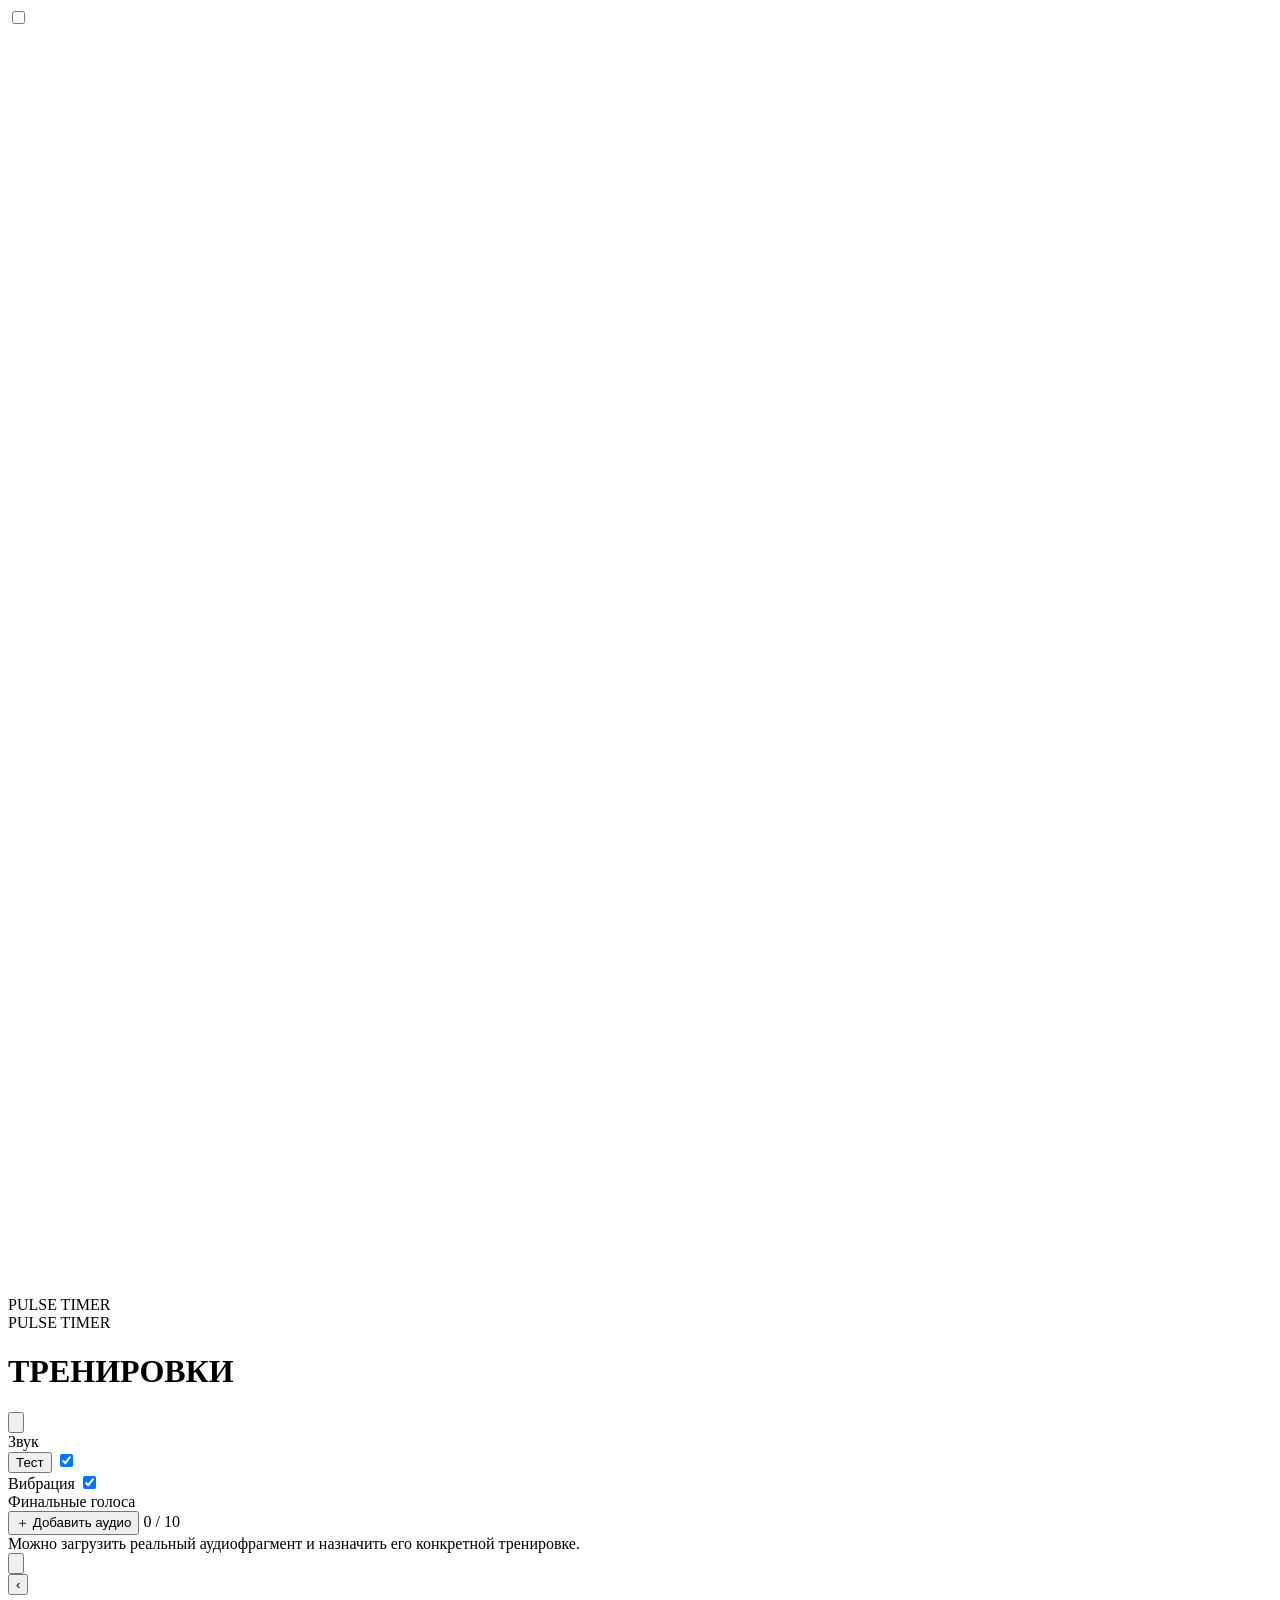
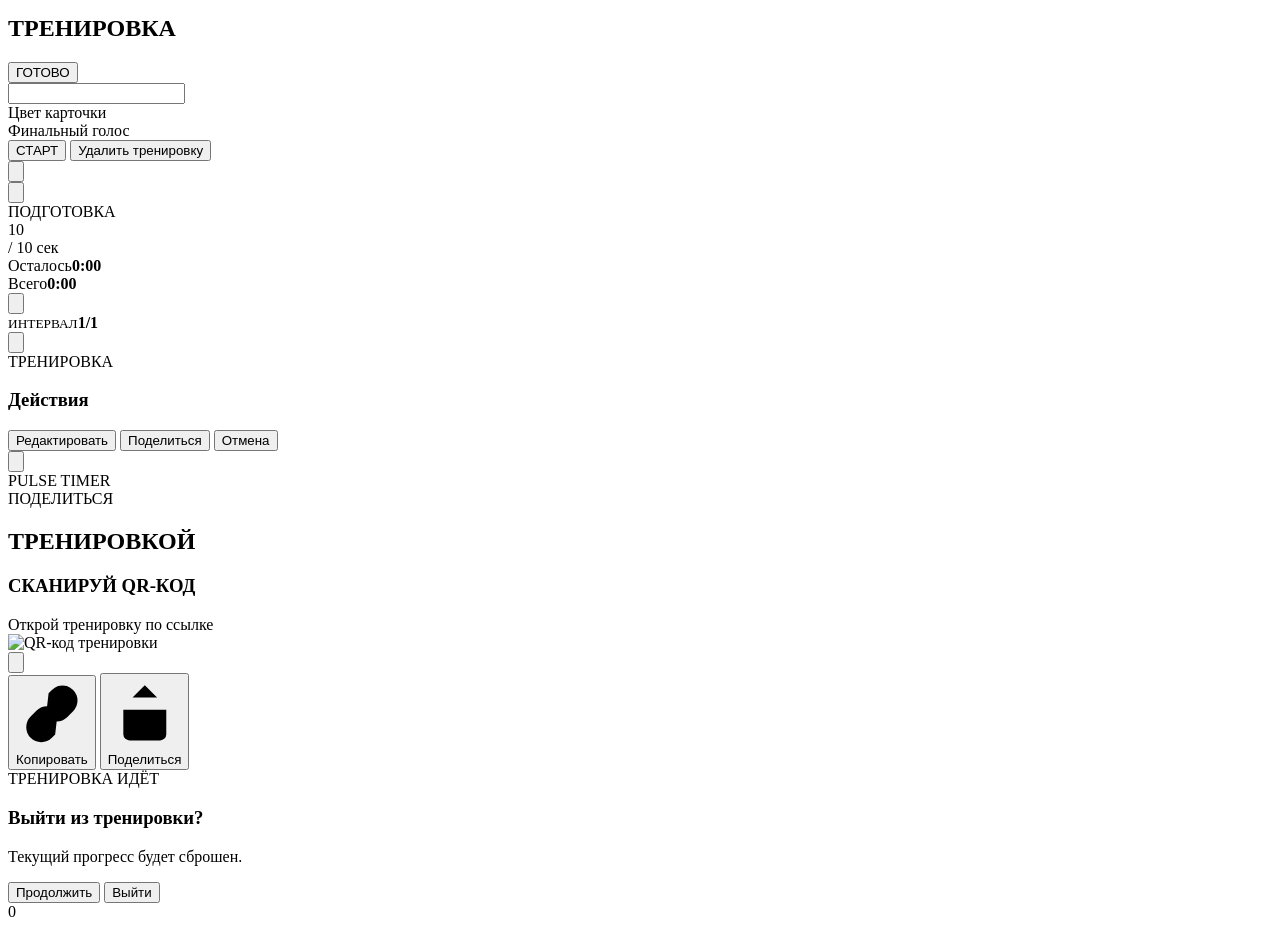
<file: pulse-timer/src/template.html>
<!doctype html>
<html lang="ru">
<head>
<meta charset="utf-8">
<meta name="viewport" content="width=device-width,initial-scale=1,maximum-scale=1,user-scalable=no,viewport-fit=cover">
<meta name="apple-mobile-web-app-capable" content="yes">
<meta name="apple-mobile-web-app-status-bar-style" content="black-translucent">
<meta id="themeColor" name="theme-color" content="#050505">
<meta http-equiv="Cache-Control" content="no-cache, no-store, must-revalidate">
<meta http-equiv="Pragma" content="no-cache">
<meta http-equiv="Expires" content="0">
<title>Pulse Timer</title>
<!-- pulse-timer-clean-rebuild-v1 -->
<!-- PULSE_STYLES -->
</head>
<body>
<div id="app"><input id="hapticSwitch" type="checkbox" switch aria-hidden="true" tabindex="-1">

  <div class="splash" id="splash">
    <div class="splash-ring"></div>
    <div class="splash-logo">
      <svg viewBox="0 0 220 220" aria-label="Pulse Timer">
        <circle cx="110" cy="110" r="78" fill="none" stroke="white" stroke-width="8" opacity=".92"/>
        <path d="M35 112h42l14-24 20 64 19-82 17 42h38" fill="none" stroke="white" stroke-width="9" stroke-linecap="round" stroke-linejoin="round"/>
        <circle cx="168" cy="47" r="7" fill="white"/>
      </svg>
      <div class="splash-brand">PULSE TIMER</div>
    </div>
  </div>

  <main class="screen" id="screen">
    <div class="topbar">
      <div><div class="eyebrow">PULSE TIMER</div><h1>ТРЕНИРОВКИ</h1></div>
      <button class="icon-btn" id="settingsBtn" aria-label="Настройки">
        <svg class="icon" viewBox="0 0 24 24"><path d="M9.7 2.6h4.6l.7 2.2 2 .8 2.1-1.1 3.2 3.2-1.1 2.1.8 2 .2.7-.2 1.3-.8 2 1.1 2.1-3.2 3.2-2.1-1.1-2 .8-.7 2.2H9.7L9 19.8l-2-.8-2.1 1.1-3.2-3.2 1.1-2.1-.8-2-.2-.7.2-1.3.8-2-1.1-2.1 3.2-3.2L7 6.6l2-.8.7-2.2Z"/><circle cx="12" cy="12" r="3.1"/></svg>
      </button>
    </div>

    <div class="settings hidden" id="settings">
      <div class="settings-row">
        <span>Звук</span>
        <div class="settings-actions">
          <button class="glass-text-btn" id="testSoundBtn">Тест</button>
          <label class="switch"><input type="checkbox" id="soundToggle" checked><span class="switch-track"></span></label>
        </div>
      </div>
      <div class="settings-row">
        <span>Вибрация</span>
        <label class="switch"><input type="checkbox" id="vibrateToggle" checked><span class="switch-track"></span></label>
      </div>
      <div class="voice-block">
        <div class="voice-block-title">Финальные голоса</div>
        <div class="voice-manage">
          <button class="voice-add" id="addVoiceBtn">＋ Добавить аудио</button>
          <span class="voice-count" id="voiceCount">0 / 10</span>
        </div>
        <div class="voice-library" id="voiceLibrary"></div>
        <div class="voice-help">Можно загрузить реальный аудиофрагмент и назначить его конкретной тренировке.</div>
        <input id="voiceFileInput" type="file" accept="audio/*" hidden>
      </div>
    </div>

    <section class="cards" id="cards"></section>

    <button class="fab" id="addBtn" aria-label="Добавить тренировку">
      <svg class="icon" viewBox="0 0 24 24"><path d="M12 5v14M5 12h14"/></svg>
    </button>
  </main>

  <section class="editor hidden" id="editor">
    <div class="editor-head">
      <button class="icon-btn" id="editorBack" aria-label="Назад">‹</button>
      <h2>ТРЕНИРОВКА</h2>
      <button class="text-btn" id="saveBtn">ГОТОВО</button>
    </div>

    <input class="name-input" id="nameInput" maxlength="32" autocomplete="off" spellcheck="false">
    <div class="color-block">
      <div class="color-block-title">Цвет карточки</div>
      <div class="color-picker" id="colorPicker"></div>
    </div>
    <div class="voice-block">
      <div class="voice-block-title">Финальный голос</div>
      <div class="voice-picker" id="voicePicker"></div>
    </div>
    <div class="editor-list" id="editorList"></div>
    <button class="start-btn" id="editorStart">СТАРТ</button>
    <button class="delete-btn" id="deleteBtn">Удалить тренировку</button>
  </section>

  <section class="timer hidden" id="timer">
    <div class="phase-bg prep" id="phaseBg"></div>
    <div class="timer-shell">
      <div class="timer-head">
        <button class="icon-btn" id="exitBtn" aria-label="Назад">
          <svg class="icon timer-icon" viewBox="0 0 24 24"><path d="M15 5 8 12l7 7"/></svg>
        </button>
        <div class="progress"><i id="progressBar"></i></div>
        <button class="icon-btn" id="pauseBtn" aria-label="Пауза">
          <svg class="icon timer-icon" viewBox="0 0 24 24"><path d="M9 6v12M15 6v12"/></svg>
        </button>
      </div>

      <div class="timer-hero">
        <div class="timer-sub" id="timerSub"></div>
        <div class="phase-title" id="phaseTitle">ПОДГОТОВКА</div>
        <div class="timer-number" id="timerNumber">10</div>
        <div class="timer-total" id="timerTotal">/ 10 сек</div>
      </div>

      <div class="stats">
        <div><span>Осталось</span><b id="remainTotal">0:00</b></div>
        <div><span>Всего</span><b id="allTotal">0:00</b></div>
      </div>

      <div class="intervals" id="intervals"></div>

      <div class="footer-nav">
        <button id="prevBtn" aria-label="Предыдущий интервал">
          <svg class="icon footer-arrow" viewBox="0 0 24 24"><path d="M15 5 8 12l7 7"/></svg>
        </button>
        <div><small>ИНТЕРВАЛ</small><b id="intervalCounter">1/1</b></div>
        <button id="nextBtn" aria-label="Следующий интервал">
          <svg class="icon footer-arrow" viewBox="0 0 24 24"><path d="m9 5 7 7-7 7"/></svg>
        </button>
      </div>
    </div>
  </section>

  <div class="modal hidden" id="cardMenuModal">
    <div class="modal-card">
      <div class="eyebrow">ТРЕНИРОВКА</div>
      <h3 id="cardMenuTitle">Действия</h3>
      <div class="modal-actions single">
        <button id="cardMenuEdit">Редактировать</button>
        <button id="cardMenuShare">Поделиться</button>
        <button id="cardMenuCancel">Отмена</button>
      </div>
    </div>
  </div>

  <div class="share-overlay hidden" id="shareOverlay">
    <div class="share-sheet">
      <div class="share-head">
        <button class="icon-btn" id="shareBack" aria-label="Закрыть"><svg class="icon" viewBox="0 0 24 24"><path d="M15 5 8 12l7 7"/></svg></button>
        <div class="eyebrow">PULSE TIMER</div>
        <div class="share-head-spacer" aria-hidden="true"></div>
      </div>
      <div class="share-head-copy"><div class="eyebrow">ПОДЕЛИТЬСЯ</div><h2>ТРЕНИРОВКОЙ</h2></div>
      <div class="share-preview" id="sharePreview"></div>
      <div class="qr-panel">
        <h3>СКАНИРУЙ QR-КОД</h3>
        <div class="qr-sub">Открой тренировку по ссылке</div>
        <div class="qr-frame"><img id="shareQr" alt="QR-код тренировки"></div>
        <div class="share-url">
          <span id="shareUrlText"></span>
          <button id="copyShareInline" aria-label="Копировать ссылку"><svg class="icon" viewBox="0 0 24 24"><rect x="8" y="8" width="11" height="11" rx="2"/><path d="M16 8V6a2 2 0 0 0-2-2H6a2 2 0 0 0-2 2v8a2 2 0 0 0 2 2h2"/></svg></button>
        </div>
        <div class="share-actions">
          <button class="share-action" id="copyShareBtn"><svg class="icon" viewBox="0 0 24 24"><path d="M10 13a5 5 0 0 0 7.1.1l2-2a5 5 0 0 0-7.1-7.1l-1.1 1.1"/><path d="M14 11a5 5 0 0 0-7.1-.1l-2 2A5 5 0 0 0 12 20l1.1-1.1"/></svg><span>Копировать</span></button>
          <button class="share-action" id="nativeShareBtn"><svg class="icon" viewBox="0 0 24 24"><path d="M12 16V3M8 7l4-4 4 4"/><path d="M5 11v8a2 2 0 0 0 2 2h10a2 2 0 0 0 2-2v-8"/></svg><span>Поделиться</span></button>
        </div>
      </div>
    </div>
  </div>
  <div class="toast" id="toast"></div>

  <div class="modal hidden" id="exitModal">
    <div class="modal-card">
      <div class="eyebrow">ТРЕНИРОВКА ИДЁТ</div>
      <h3>Выйти из тренировки?</h3>
      <p>Текущий прогресс будет сброшен.</p>
      <div class="modal-actions">
        <button id="continueBtn">Продолжить</button>
        <button id="confirmExitBtn" class="light">Выйти</button>
      </div>
    </div>
  </div>

  <div class="numpad hidden" id="numpad">
    <div class="numpad-card">
      <div class="numpad-value" id="numpadValue">0</div>
      <div class="keys" id="keys"></div>
    </div>
  </div>
</div>

<!-- PULSE_SCRIPTS -->
</body>
</html>
</file>
